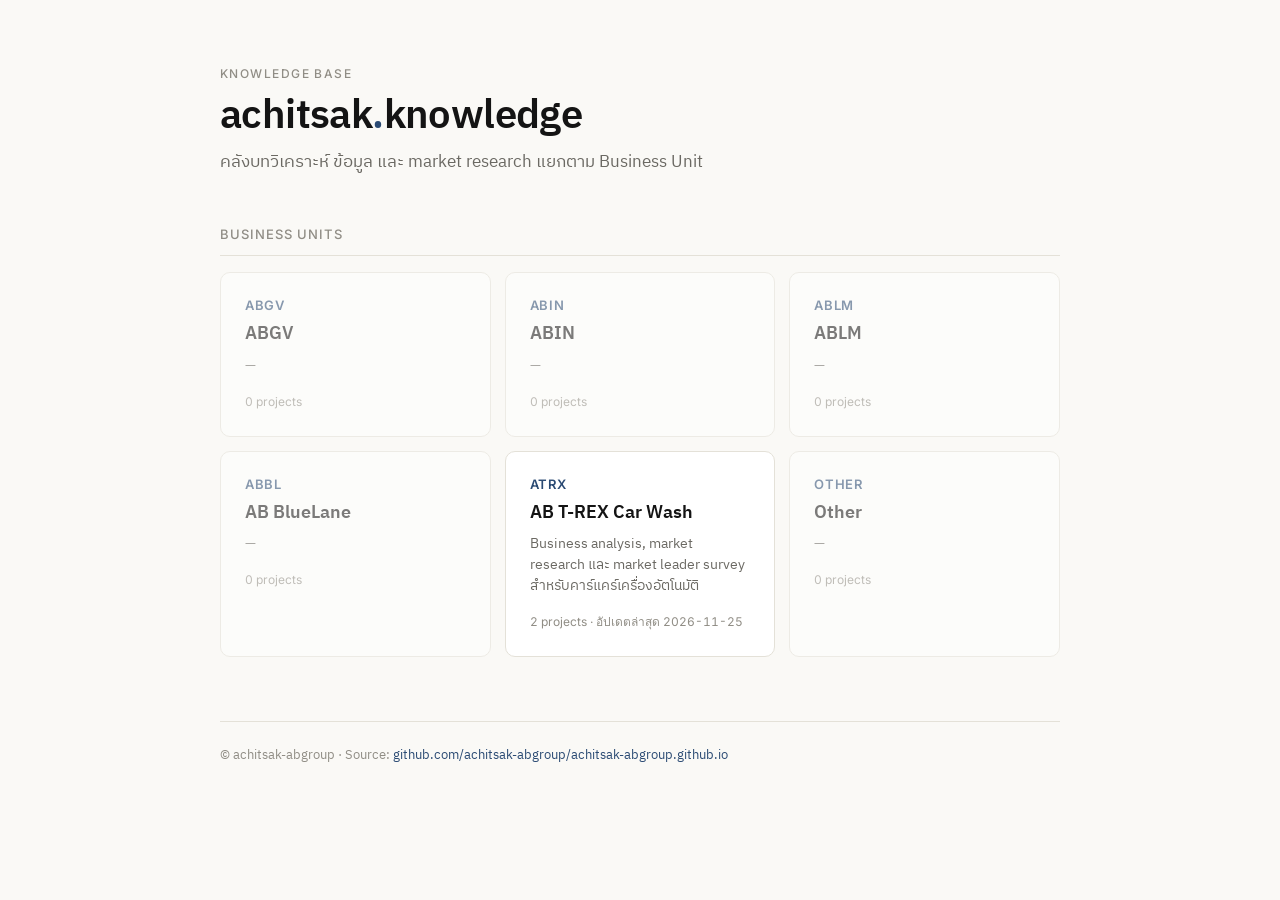
<file: index.html>
<!doctype html>
<html lang="th">
<head>
<meta charset="utf-8">
<meta name="viewport" content="width=device-width, initial-scale=1">
<title>achitsak.knowledge — Knowledge Base</title>
<meta name="description" content="คลังบทวิเคราะห์ ข้อมูล และ market research แยกตาม Business Unit">
<meta property="og:type" content="website">
<meta property="og:title" content="achitsak.knowledge — Knowledge Base">
<meta property="og:description" content="คลังบทวิเคราะห์ ข้อมูล และ market research แยกตาม Business Unit">
<meta property="og:locale" content="th_TH">
<link rel="icon" href="data:image/svg+xml,%3Csvg xmlns='http://www.w3.org/2000/svg' viewBox='0 0 100 100'%3E%3Crect width='100' height='100' rx='18' fill='%232a4a73'/%3E%3Ctext x='50' y='72' text-anchor='middle' font-family='sans-serif' font-size='56' font-weight='700' fill='white'%3Ea%3C/text%3E%3C/svg%3E">
<link rel="preconnect" href="https://fonts.gstatic.com" crossorigin>
<link rel="stylesheet" href="https://fonts.googleapis.com/css2?family=IBM+Plex+Sans+Thai:wght@400;500;600;700&family=Inter:wght@400;500;600;700&display=swap">
<link rel="stylesheet" href="/assets/kb.css">
</head>
<body>
<main class="page">
  <header class="hero">
    <div class="eyebrow soft">Knowledge Base</div>
    <h1>achitsak<span class="tag">.</span>knowledge</h1>
    <p class="lede">คลังบทวิเคราะห์ ข้อมูล และ market research แยกตาม Business Unit</p>
  </header>

  <section>
    <h2>Business Units</h2>
    <div class="projects">
      <a href="ABGV/" class="p-card empty-card">
        <div class="code">ABGV</div>
        <h3>ABGV</h3>
        <p>—</p>
        <span class="meta">0 projects</span>
      </a>
      <a href="ABIN/" class="p-card empty-card">
        <div class="code">ABIN</div>
        <h3>ABIN</h3>
        <p>—</p>
        <span class="meta">0 projects</span>
      </a>
      <a href="ABLM/" class="p-card empty-card">
        <div class="code">ABLM</div>
        <h3>ABLM</h3>
        <p>—</p>
        <span class="meta">0 projects</span>
      </a>
      <a href="ABBL/" class="p-card empty-card">
        <div class="code">ABBL</div>
        <h3>AB BlueLane</h3>
        <p>—</p>
        <span class="meta">0 projects</span>
      </a>
      <a href="ATRX/" class="p-card">
        <div class="code">ATRX</div>
        <h3>AB T-REX Car Wash</h3>
        <p>Business analysis, market research และ market leader survey สำหรับคาร์แคร์เครื่องอัตโนมัติ</p>
        <span class="meta">2 projects · อัปเดตล่าสุด 2026-11-25</span>
      </a>
      <a href="Other/" class="p-card empty-card">
        <div class="code">OTHER</div>
        <h3>Other</h3>
        <p>—</p>
        <span class="meta">0 projects</span>
      </a>
    </div>
  </section>

  <footer class="foot">
    <div>© achitsak-abgroup · Source: <a href="https://github.com/achitsak-abgroup/achitsak-abgroup.github.io" target="_blank" rel="noopener">github.com/achitsak-abgroup/achitsak-abgroup.github.io</a></div>
  </footer>
</main>
</body>
</html>
</file>
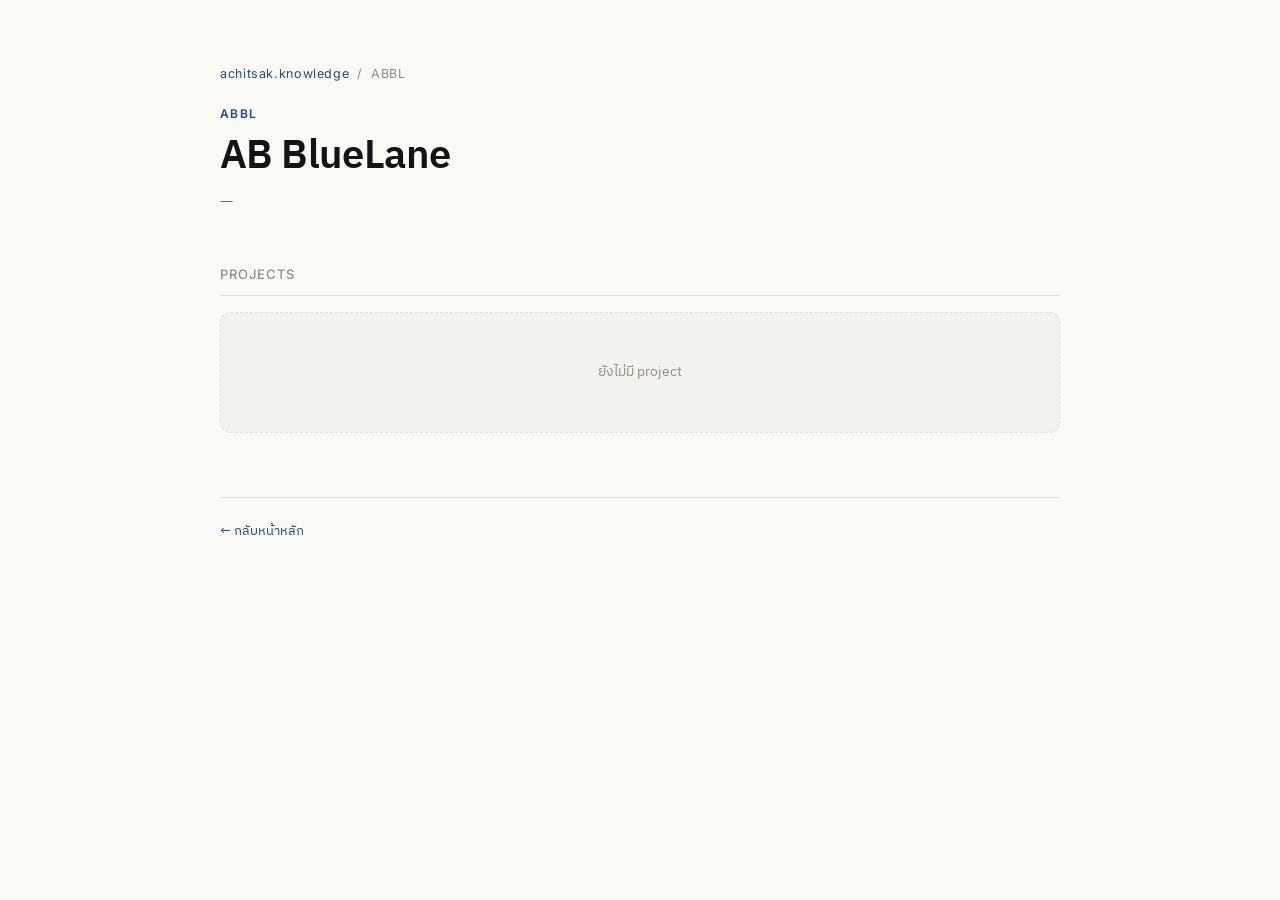
<file: ABBL/index.html>
<!doctype html>
<html lang="th">
<head>
<meta charset="utf-8">
<meta name="viewport" content="width=device-width, initial-scale=1">
<title>ABBL · AB BlueLane · achitsak.knowledge</title>
<link rel="icon" href="data:image/svg+xml,%3Csvg xmlns='http://www.w3.org/2000/svg' viewBox='0 0 100 100'%3E%3Crect width='100' height='100' rx='18' fill='%232a4a73'/%3E%3Ctext x='50' y='72' text-anchor='middle' font-family='sans-serif' font-size='40' font-weight='700' fill='white'%3EABBL%3C/text%3E%3C/svg%3E">
<link rel="preconnect" href="https://fonts.gstatic.com" crossorigin>
<link rel="stylesheet" href="https://fonts.googleapis.com/css2?family=IBM+Plex+Sans+Thai:wght@400;500;600;700&family=Inter:wght@400;500;600;700&display=swap">
<link rel="stylesheet" href="/assets/kb.css">
</head>
<body>
<main class="page">
  <nav class="breadcrumb"><a href="../">achitsak.knowledge</a><span class="sep">/</span>ABBL</nav>
  <header class="hero">
    <div class="eyebrow">ABBL</div>
    <h1>AB BlueLane</h1>
    <p class="lede">—</p>
  </header>
  <section>
    <h2>Projects</h2>
    <div class="empty">ยังไม่มี project</div>
  </section>
  <footer class="foot"><div><a href="../">← กลับหน้าหลัก</a></div></footer>
</main>
</body>
</html>
</file>
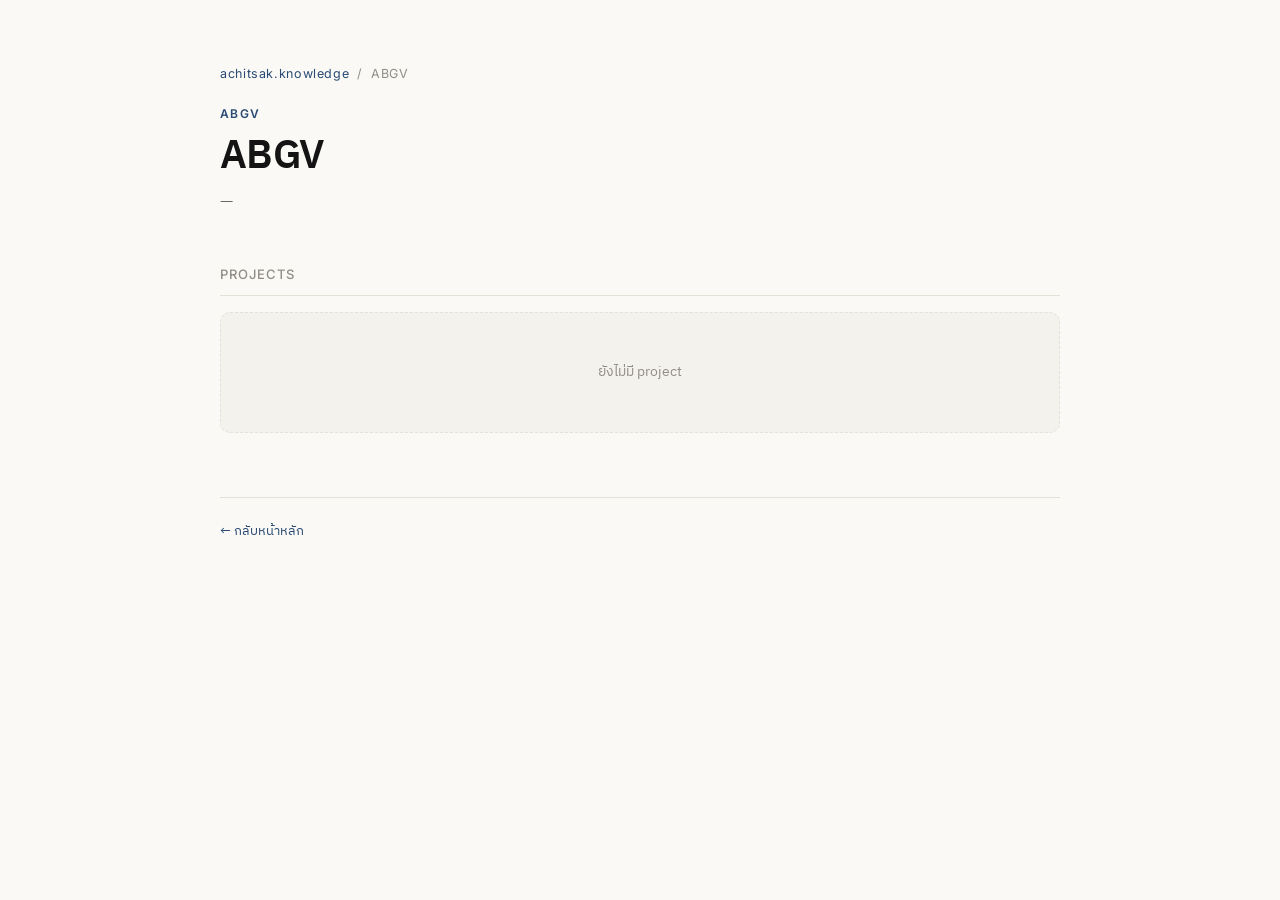
<file: ABGV/index.html>
<!doctype html>
<html lang="th">
<head>
<meta charset="utf-8">
<meta name="viewport" content="width=device-width, initial-scale=1">
<title>ABGV · achitsak.knowledge</title>
<link rel="icon" href="data:image/svg+xml,%3Csvg xmlns='http://www.w3.org/2000/svg' viewBox='0 0 100 100'%3E%3Crect width='100' height='100' rx='18' fill='%232a4a73'/%3E%3Ctext x='50' y='72' text-anchor='middle' font-family='sans-serif' font-size='40' font-weight='700' fill='white'%3EABGV%3C/text%3E%3C/svg%3E">
<link rel="preconnect" href="https://fonts.gstatic.com" crossorigin>
<link rel="stylesheet" href="https://fonts.googleapis.com/css2?family=IBM+Plex+Sans+Thai:wght@400;500;600;700&family=Inter:wght@400;500;600;700&display=swap">
<link rel="stylesheet" href="/assets/kb.css">
</head>
<body>
<main class="page">
  <nav class="breadcrumb"><a href="../">achitsak.knowledge</a><span class="sep">/</span>ABGV</nav>
  <header class="hero">
    <div class="eyebrow">ABGV</div>
    <h1>ABGV</h1>
    <p class="lede">—</p>
  </header>
  <section>
    <h2>Projects</h2>
    <div class="empty">ยังไม่มี project</div>
  </section>
  <footer class="foot"><div><a href="../">← กลับหน้าหลัก</a></div></footer>
</main>
</body>
</html>
</file>
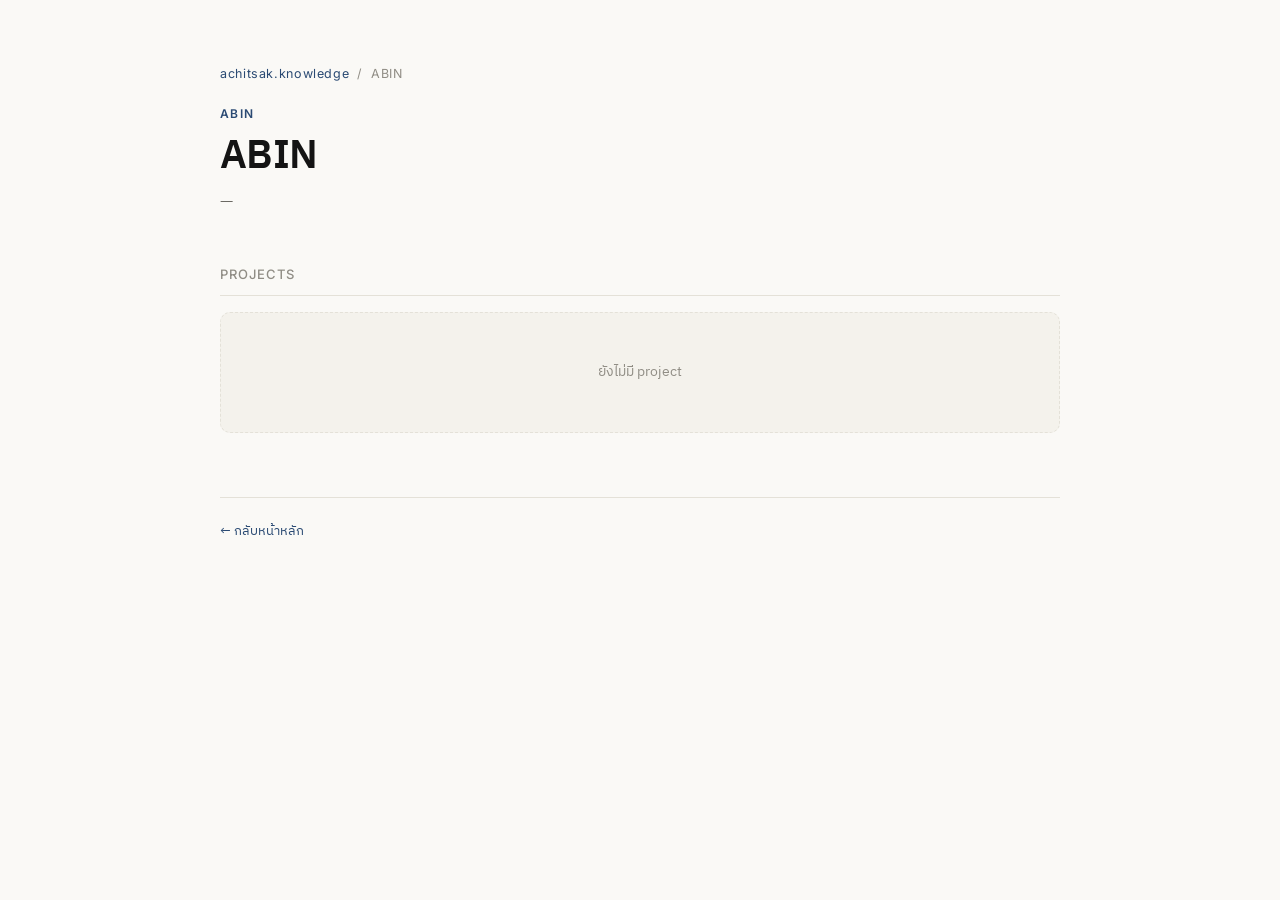
<file: ABIN/index.html>
<!doctype html>
<html lang="th">
<head>
<meta charset="utf-8">
<meta name="viewport" content="width=device-width, initial-scale=1">
<title>ABIN · achitsak.knowledge</title>
<link rel="icon" href="data:image/svg+xml,%3Csvg xmlns='http://www.w3.org/2000/svg' viewBox='0 0 100 100'%3E%3Crect width='100' height='100' rx='18' fill='%232a4a73'/%3E%3Ctext x='50' y='72' text-anchor='middle' font-family='sans-serif' font-size='40' font-weight='700' fill='white'%3EABIN%3C/text%3E%3C/svg%3E">
<link rel="preconnect" href="https://fonts.gstatic.com" crossorigin>
<link rel="stylesheet" href="https://fonts.googleapis.com/css2?family=IBM+Plex+Sans+Thai:wght@400;500;600;700&family=Inter:wght@400;500;600;700&display=swap">
<link rel="stylesheet" href="/assets/kb.css">
</head>
<body>
<main class="page">
  <nav class="breadcrumb"><a href="../">achitsak.knowledge</a><span class="sep">/</span>ABIN</nav>
  <header class="hero">
    <div class="eyebrow">ABIN</div>
    <h1>ABIN</h1>
    <p class="lede">—</p>
  </header>
  <section>
    <h2>Projects</h2>
    <div class="empty">ยังไม่มี project</div>
  </section>
  <footer class="foot"><div><a href="../">← กลับหน้าหลัก</a></div></footer>
</main>
</body>
</html>
</file>
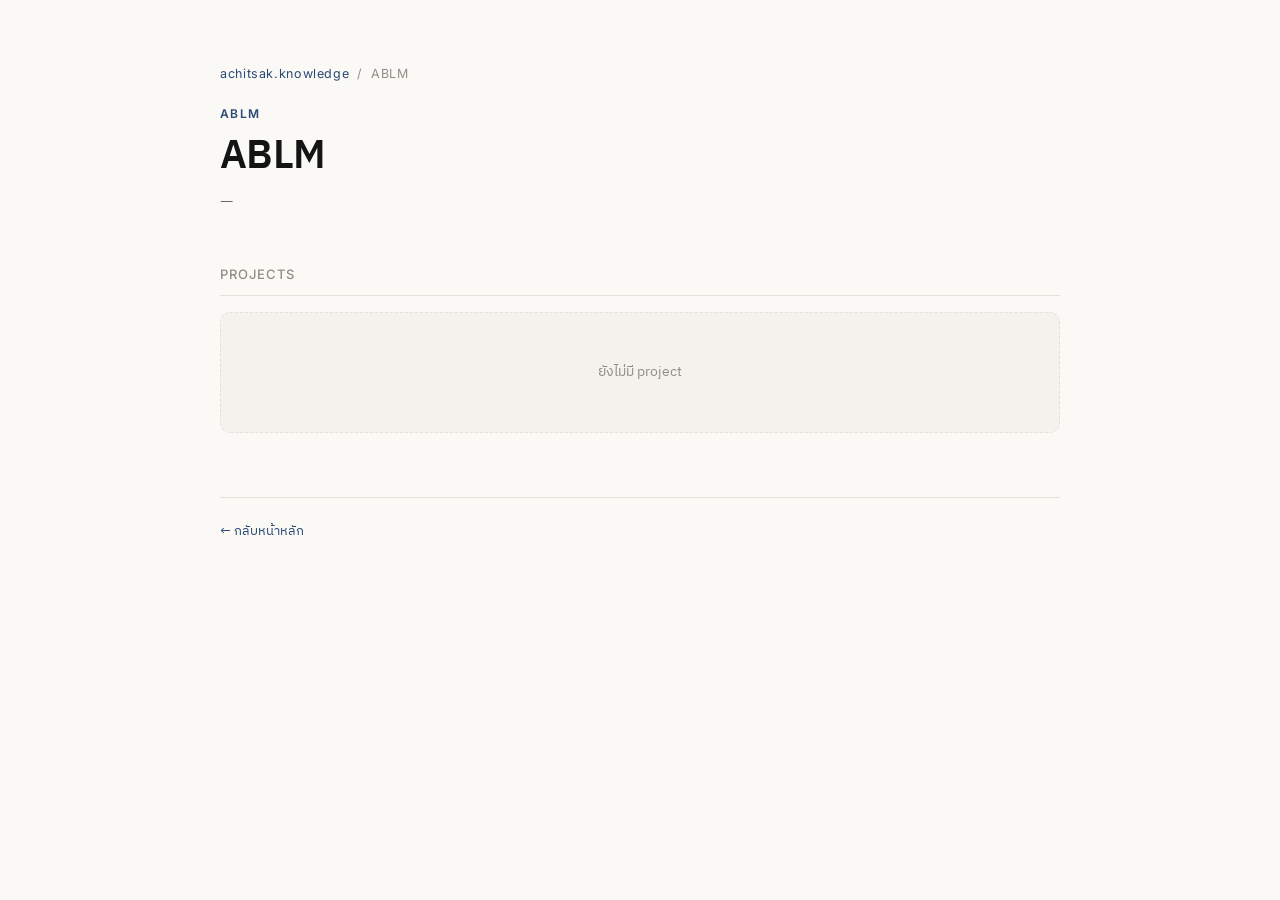
<file: ABLM/index.html>
<!doctype html>
<html lang="th">
<head>
<meta charset="utf-8">
<meta name="viewport" content="width=device-width, initial-scale=1">
<title>ABLM · achitsak.knowledge</title>
<link rel="icon" href="data:image/svg+xml,%3Csvg xmlns='http://www.w3.org/2000/svg' viewBox='0 0 100 100'%3E%3Crect width='100' height='100' rx='18' fill='%232a4a73'/%3E%3Ctext x='50' y='72' text-anchor='middle' font-family='sans-serif' font-size='40' font-weight='700' fill='white'%3EABLM%3C/text%3E%3C/svg%3E">
<link rel="preconnect" href="https://fonts.gstatic.com" crossorigin>
<link rel="stylesheet" href="https://fonts.googleapis.com/css2?family=IBM+Plex+Sans+Thai:wght@400;500;600;700&family=Inter:wght@400;500;600;700&display=swap">
<link rel="stylesheet" href="/assets/kb.css">
</head>
<body>
<main class="page">
  <nav class="breadcrumb"><a href="../">achitsak.knowledge</a><span class="sep">/</span>ABLM</nav>
  <header class="hero">
    <div class="eyebrow">ABLM</div>
    <h1>ABLM</h1>
    <p class="lede">—</p>
  </header>
  <section>
    <h2>Projects</h2>
    <div class="empty">ยังไม่มี project</div>
  </section>
  <footer class="foot"><div><a href="../">← กลับหน้าหลัก</a></div></footer>
</main>
</body>
</html>
</file>
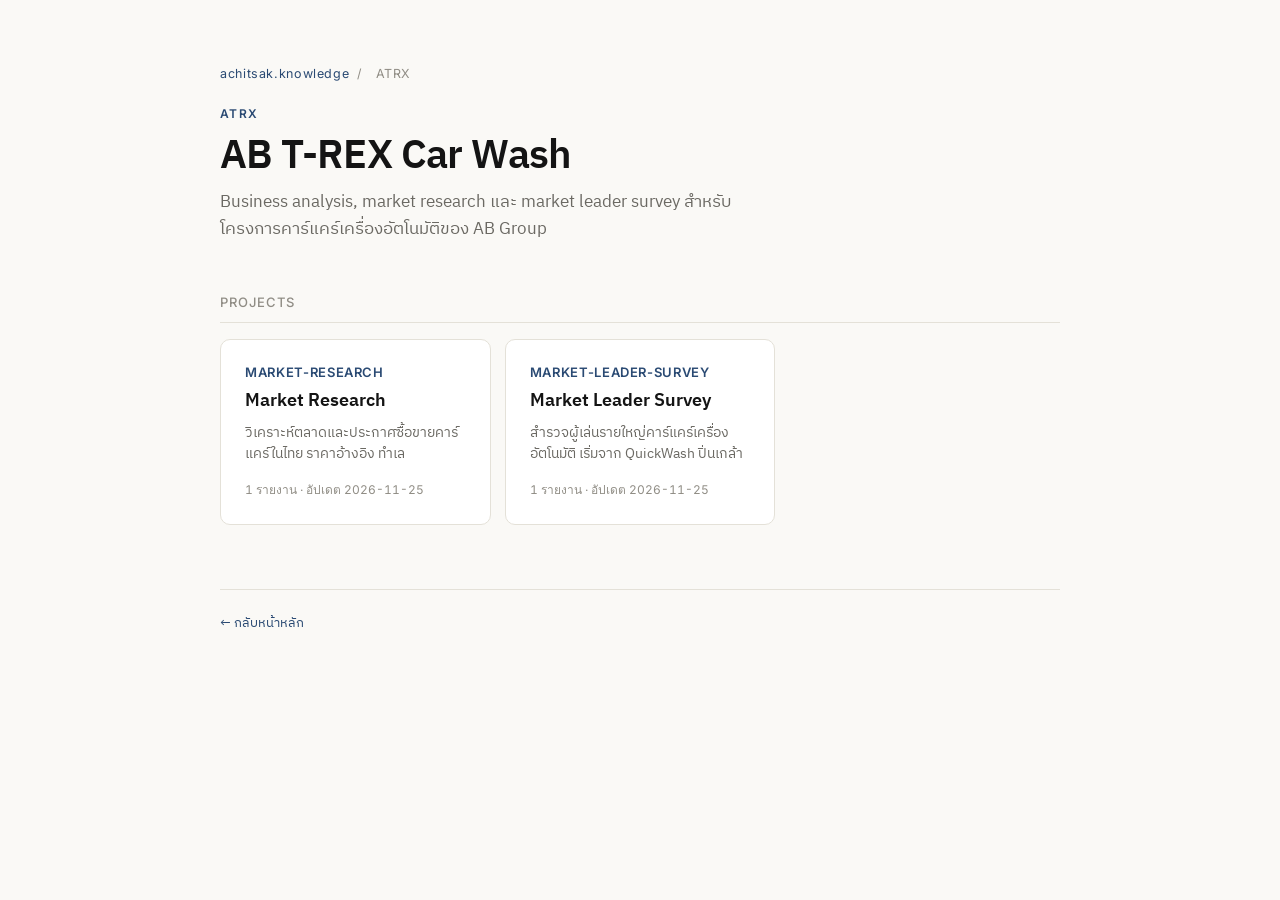
<file: ATRX/index.html>
<!doctype html>
<html lang="th">
<head>
<meta charset="utf-8">
<meta name="viewport" content="width=device-width, initial-scale=1">
<title>ATRX · AB T-REX Car Wash · achitsak.knowledge</title>
<meta name="description" content="ATRX (AB T-REX Car Wash) — market research, predecessors survey, business analysis">
<meta property="og:type" content="website">
<meta property="og:title" content="ATRX · AB T-REX Car Wash">
<meta property="og:locale" content="th_TH">
<link rel="icon" href="data:image/svg+xml,%3Csvg xmlns='http://www.w3.org/2000/svg' viewBox='0 0 100 100'%3E%3Crect width='100' height='100' rx='18' fill='%232a4a73'/%3E%3Ctext x='50' y='72' text-anchor='middle' font-family='sans-serif' font-size='40' font-weight='700' fill='white'%3EATRX%3C/text%3E%3C/svg%3E">
<link rel="preconnect" href="https://fonts.gstatic.com" crossorigin>
<link rel="stylesheet" href="https://fonts.googleapis.com/css2?family=IBM+Plex+Sans+Thai:wght@400;500;600;700&family=Inter:wght@400;500;600;700&display=swap">
<link rel="stylesheet" href="/assets/kb.css">
</head>
<body>
<main class="page">
  <nav class="breadcrumb">
    <a href="../">achitsak.knowledge</a><span class="sep">/</span>
    ATRX
  </nav>
  <header class="hero">
    <div class="eyebrow">ATRX</div>
    <h1>AB T-REX Car Wash</h1>
    <p class="lede">Business analysis, market research และ market leader survey สำหรับโครงการคาร์แคร์เครื่องอัตโนมัติของ AB Group</p>
  </header>

  <section>
    <h2>Projects</h2>
    <div class="projects">
      <a href="market-research/" class="p-card">
        <div class="code">MARKET-RESEARCH</div>
        <h3>Market Research</h3>
        <p>วิเคราะห์ตลาดและประกาศซื้อขายคาร์แคร์ในไทย ราคาอ้างอิง ทำเล</p>
        <span class="meta">1 รายงาน · อัปเดต 2026-11-25</span>
      </a>
      <a href="market-leader-survey/" class="p-card">
        <div class="code">MARKET-LEADER-SURVEY</div>
        <h3>Market Leader Survey</h3>
        <p>สำรวจผู้เล่นรายใหญ่คาร์แคร์เครื่องอัตโนมัติ เริ่มจาก QuickWash ปิ่นเกล้า</p>
        <span class="meta">1 รายงาน · อัปเดต 2026-11-25</span>
      </a>
    </div>
  </section>

  <footer class="foot">
    <div><a href="../">← กลับหน้าหลัก</a></div>
  </footer>
</main>
</body>
</html>
</file>
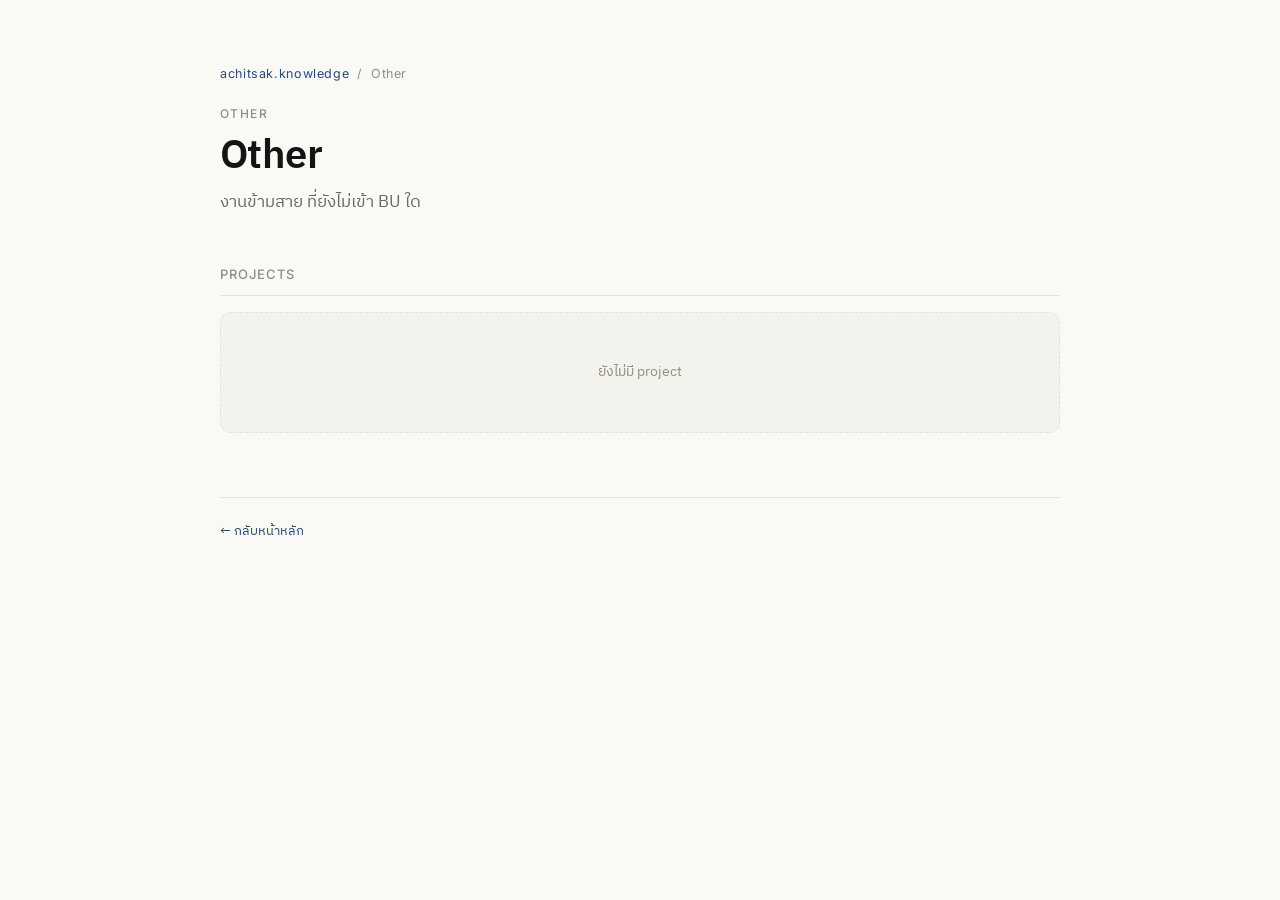
<file: Other/index.html>
<!doctype html>
<html lang="th">
<head>
<meta charset="utf-8">
<meta name="viewport" content="width=device-width, initial-scale=1">
<title>Other · achitsak.knowledge</title>
<link rel="icon" href="data:image/svg+xml,%3Csvg xmlns='http://www.w3.org/2000/svg' viewBox='0 0 100 100'%3E%3Crect width='100' height='100' rx='18' fill='%232a4a73'/%3E%3Ctext x='50' y='72' text-anchor='middle' font-family='sans-serif' font-size='40' font-weight='700' fill='white'%3EOTH%3C/text%3E%3C/svg%3E">
<link rel="preconnect" href="https://fonts.gstatic.com" crossorigin>
<link rel="stylesheet" href="https://fonts.googleapis.com/css2?family=IBM+Plex+Sans+Thai:wght@400;500;600;700&family=Inter:wght@400;500;600;700&display=swap">
<link rel="stylesheet" href="/assets/kb.css">
</head>
<body>
<main class="page">
  <nav class="breadcrumb"><a href="../">achitsak.knowledge</a><span class="sep">/</span>Other</nav>
  <header class="hero">
    <div class="eyebrow soft">Other</div>
    <h1>Other</h1>
    <p class="lede">งานข้ามสาย ที่ยังไม่เข้า BU ใด</p>
  </header>
  <section>
    <h2>Projects</h2>
    <div class="empty">ยังไม่มี project</div>
  </section>
  <footer class="foot"><div><a href="../">← กลับหน้าหลัก</a></div></footer>
</main>
</body>
</html>
</file>
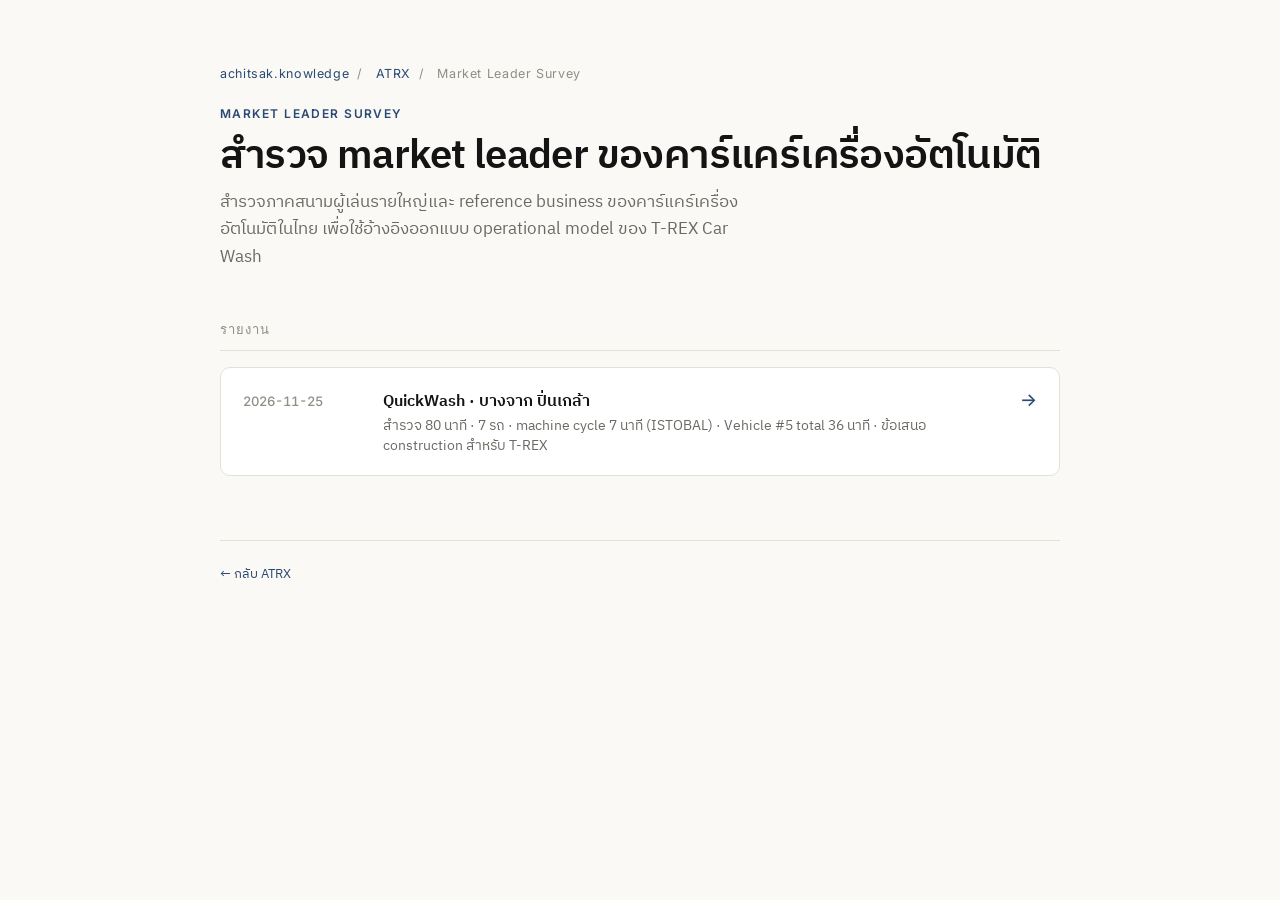
<file: ATRX/market-leader-survey/index.html>
<!doctype html>
<html lang="th">
<head>
<meta charset="utf-8">
<meta name="viewport" content="width=device-width, initial-scale=1">
<title>Market Leader Survey · ATRX · achitsak.knowledge</title>
<meta name="description" content="สำรวจ market leader และ reference business ของคาร์แคร์อัตโนมัติในไทย เพื่อใช้ออกแบบ T-REX Car Wash">
<meta property="og:type" content="website">
<meta property="og:title" content="Market Leader Survey · ATRX">
<meta property="og:locale" content="th_TH">
<link rel="icon" href="data:image/svg+xml,%3Csvg xmlns='http://www.w3.org/2000/svg' viewBox='0 0 100 100'%3E%3Crect width='100' height='100' rx='18' fill='%232a4a73'/%3E%3Ctext x='50' y='72' text-anchor='middle' font-family='sans-serif' font-size='40' font-weight='700' fill='white'%3EATRX%3C/text%3E%3C/svg%3E">
<link rel="preconnect" href="https://fonts.gstatic.com" crossorigin>
<link rel="stylesheet" href="https://fonts.googleapis.com/css2?family=IBM+Plex+Sans+Thai:wght@400;500;600;700&family=Inter:wght@400;500;600;700&display=swap">
<link rel="stylesheet" href="/assets/kb.css">
</head>
<body>
<main class="page">
  <nav class="breadcrumb">
    <a href="../../">achitsak.knowledge</a><span class="sep">/</span>
    <a href="../">ATRX</a><span class="sep">/</span>
    Market Leader Survey
  </nav>
  <header class="hero">
    <div class="eyebrow">Market Leader Survey</div>
    <h1>สำรวจ market leader ของคาร์แคร์เครื่องอัตโนมัติ</h1>
    <p class="lede">สำรวจภาคสนามผู้เล่นรายใหญ่และ reference business ของคาร์แคร์เครื่องอัตโนมัติในไทย เพื่อใช้อ้างอิงออกแบบ operational model ของ T-REX Car Wash</p>
  </header>

  <section>
    <h2>รายงาน</h2>
    <div class="reports">
      <a href="20261125-quickwash-field-observation/" class="r-card">
        <div class="date">2026-11-25</div>
        <div class="body">
          <h3>QuickWash · บางจาก ปิ่นเกล้า</h3>
          <p>สำรวจ 80 นาที · 7 รถ · machine cycle 7 นาที (ISTOBAL) · Vehicle #5 total 36 นาที · ข้อเสนอ construction สำหรับ T-REX</p>
        </div>
        <div class="arrow">→</div>
      </a>
    </div>
  </section>

  <footer class="foot">
    <div><a href="../">← กลับ ATRX</a></div>
  </footer>
</main>
</body>
</html>
</file>
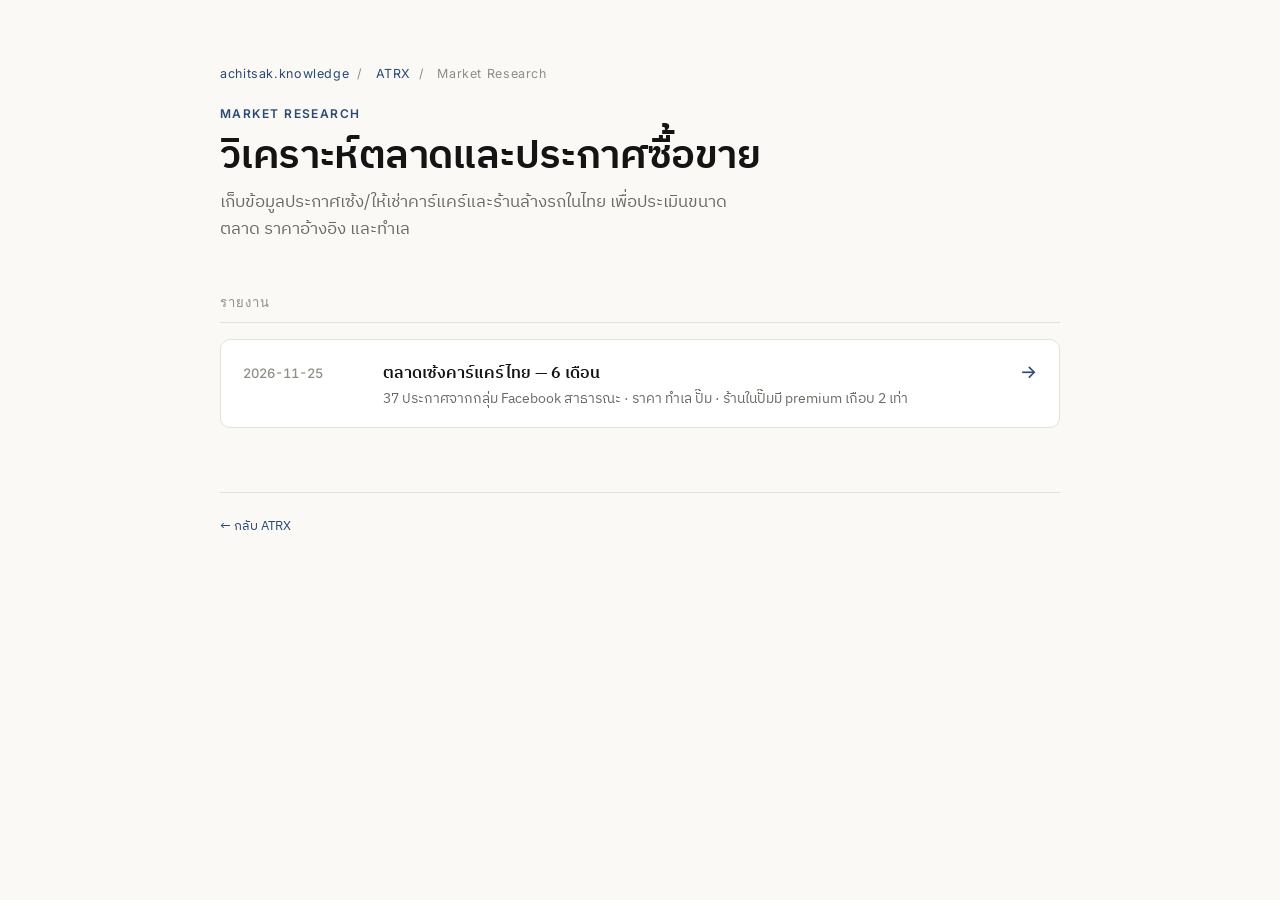
<file: ATRX/market-research/index.html>
<!doctype html>
<html lang="th">
<head>
<meta charset="utf-8">
<meta name="viewport" content="width=device-width, initial-scale=1">
<title>Market Research · ATRX · achitsak.knowledge</title>
<meta name="description" content="วิเคราะห์ตลาดและข้อมูลประกาศเซ้งกิจการสำหรับ T-REX Car Wash">
<meta property="og:type" content="website">
<meta property="og:title" content="Market Research · ATRX">
<meta property="og:locale" content="th_TH">
<link rel="icon" href="data:image/svg+xml,%3Csvg xmlns='http://www.w3.org/2000/svg' viewBox='0 0 100 100'%3E%3Crect width='100' height='100' rx='18' fill='%232a4a73'/%3E%3Ctext x='50' y='72' text-anchor='middle' font-family='sans-serif' font-size='40' font-weight='700' fill='white'%3EATRX%3C/text%3E%3C/svg%3E">
<link rel="preconnect" href="https://fonts.gstatic.com" crossorigin>
<link rel="stylesheet" href="https://fonts.googleapis.com/css2?family=IBM+Plex+Sans+Thai:wght@400;500;600;700&family=Inter:wght@400;500;600;700&display=swap">
<link rel="stylesheet" href="/assets/kb.css">
</head>
<body>
<main class="page">
  <nav class="breadcrumb">
    <a href="../../">achitsak.knowledge</a><span class="sep">/</span>
    <a href="../">ATRX</a><span class="sep">/</span>
    Market Research
  </nav>
  <header class="hero">
    <div class="eyebrow">Market Research</div>
    <h1>วิเคราะห์ตลาดและประกาศซื้อขาย</h1>
    <p class="lede">เก็บข้อมูลประกาศเซ้ง/ให้เช่าคาร์แคร์และร้านล้างรถในไทย เพื่อประเมินขนาดตลาด ราคาอ้างอิง และทำเล</p>
  </header>

  <section>
    <h2>รายงาน</h2>
    <div class="reports">
      <a href="20261125-sengcarcare-car-wash-market/" class="r-card">
        <div class="date">2026-11-25</div>
        <div class="body">
          <h3>ตลาดเซ้งคาร์แคร์ไทย — 6 เดือน</h3>
          <p>37 ประกาศจากกลุ่ม Facebook สาธารณะ · ราคา ทำเล ปั๊ม · ร้านในปั๊มมี premium เกือบ 2 เท่า</p>
        </div>
        <div class="arrow">→</div>
      </a>
    </div>
  </section>

  <footer class="foot">
    <div><a href="../">← กลับ ATRX</a></div>
  </footer>
</main>
</body>
</html>
</file>
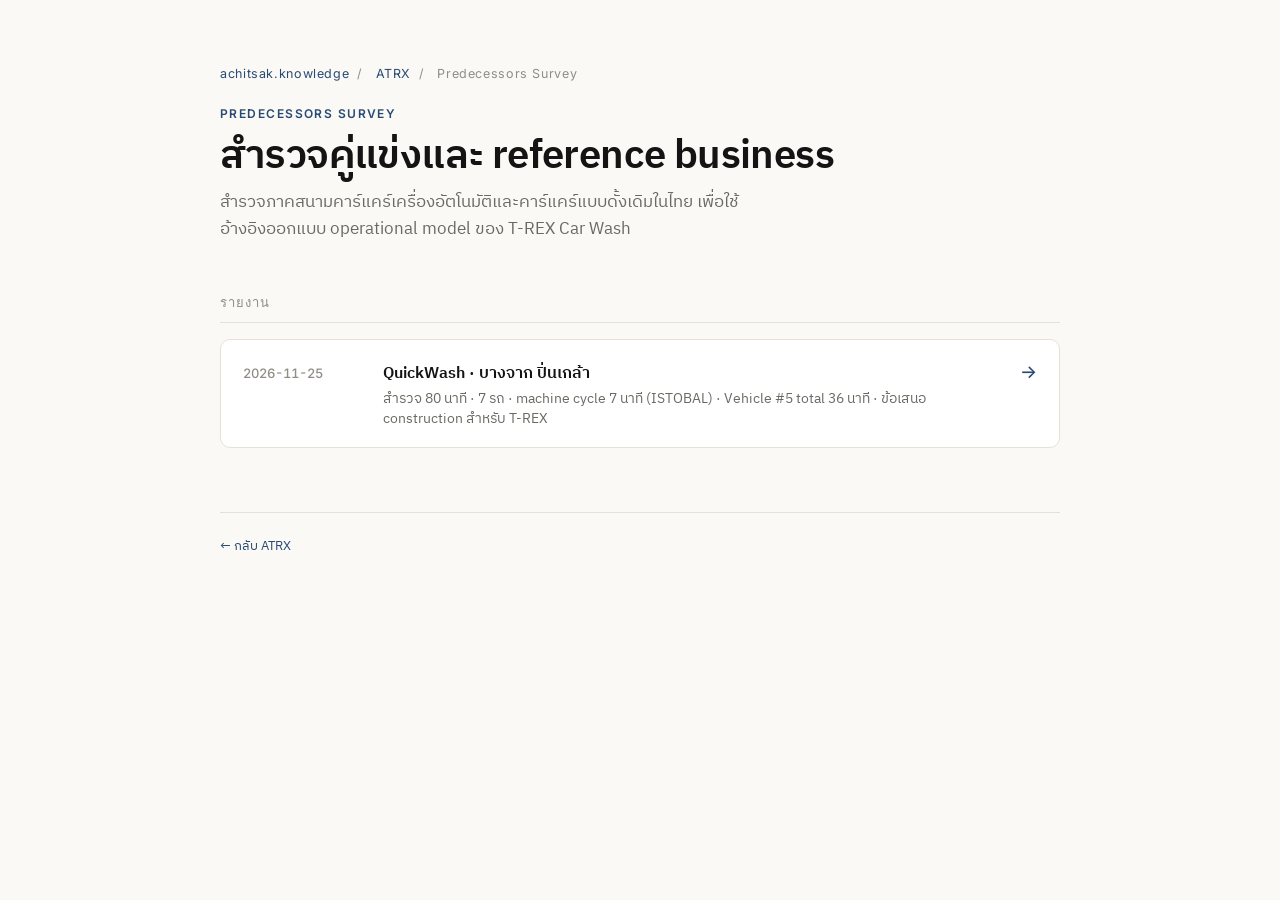
<file: ATRX/predecessors-survey/index.html>
<!doctype html>
<html lang="th">
<head>
<meta charset="utf-8">
<meta name="viewport" content="width=device-width, initial-scale=1">
<title>Predecessors Survey · ATRX · achitsak.knowledge</title>
<meta name="description" content="สำรวจคู่แข่งและ reference business ของคาร์แคร์อัตโนมัติในไทย เพื่อใช้ออกแบบ T-REX Car Wash">
<meta property="og:type" content="website">
<meta property="og:title" content="Predecessors Survey · ATRX">
<meta property="og:locale" content="th_TH">
<link rel="icon" href="data:image/svg+xml,%3Csvg xmlns='http://www.w3.org/2000/svg' viewBox='0 0 100 100'%3E%3Crect width='100' height='100' rx='18' fill='%232a4a73'/%3E%3Ctext x='50' y='72' text-anchor='middle' font-family='sans-serif' font-size='40' font-weight='700' fill='white'%3EATRX%3C/text%3E%3C/svg%3E">
<link rel="preconnect" href="https://fonts.gstatic.com" crossorigin>
<link rel="stylesheet" href="https://fonts.googleapis.com/css2?family=IBM+Plex+Sans+Thai:wght@400;500;600;700&family=Inter:wght@400;500;600;700&display=swap">
<link rel="stylesheet" href="/assets/kb.css">
</head>
<body>
<main class="page">
  <nav class="breadcrumb">
    <a href="../../">achitsak.knowledge</a><span class="sep">/</span>
    <a href="../">ATRX</a><span class="sep">/</span>
    Predecessors Survey
  </nav>
  <header class="hero">
    <div class="eyebrow">Predecessors Survey</div>
    <h1>สำรวจคู่แข่งและ reference business</h1>
    <p class="lede">สำรวจภาคสนามคาร์แคร์เครื่องอัตโนมัติและคาร์แคร์แบบดั้งเดิมในไทย เพื่อใช้อ้างอิงออกแบบ operational model ของ T-REX Car Wash</p>
  </header>

  <section>
    <h2>รายงาน</h2>
    <div class="reports">
      <a href="20261125-quickwash-field-observation/" class="r-card">
        <div class="date">2026-11-25</div>
        <div class="body">
          <h3>QuickWash · บางจาก ปิ่นเกล้า</h3>
          <p>สำรวจ 80 นาที · 7 รถ · machine cycle 7 นาที (ISTOBAL) · Vehicle #5 total 36 นาที · ข้อเสนอ construction สำหรับ T-REX</p>
        </div>
        <div class="arrow">→</div>
      </a>
    </div>
  </section>

  <footer class="foot">
    <div><a href="../">← กลับ ATRX</a></div>
  </footer>
</main>
</body>
</html>
</file>
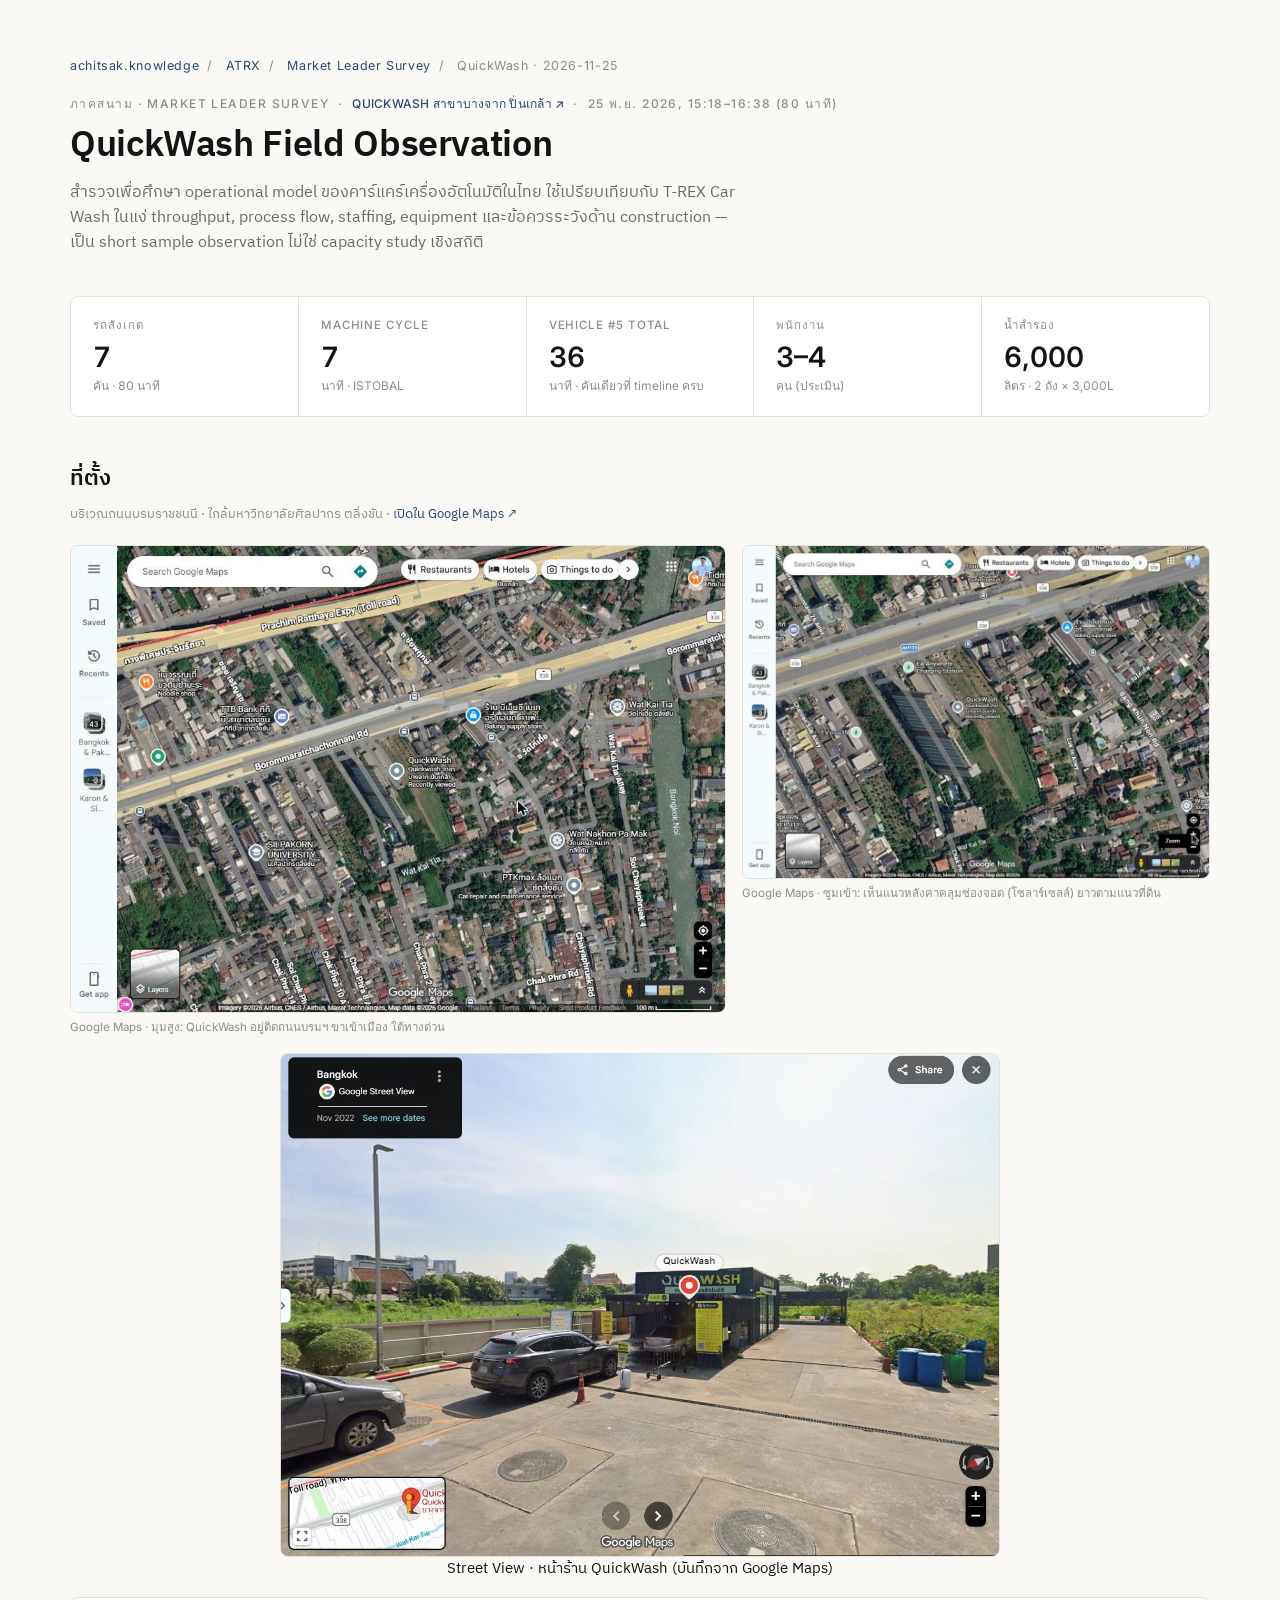
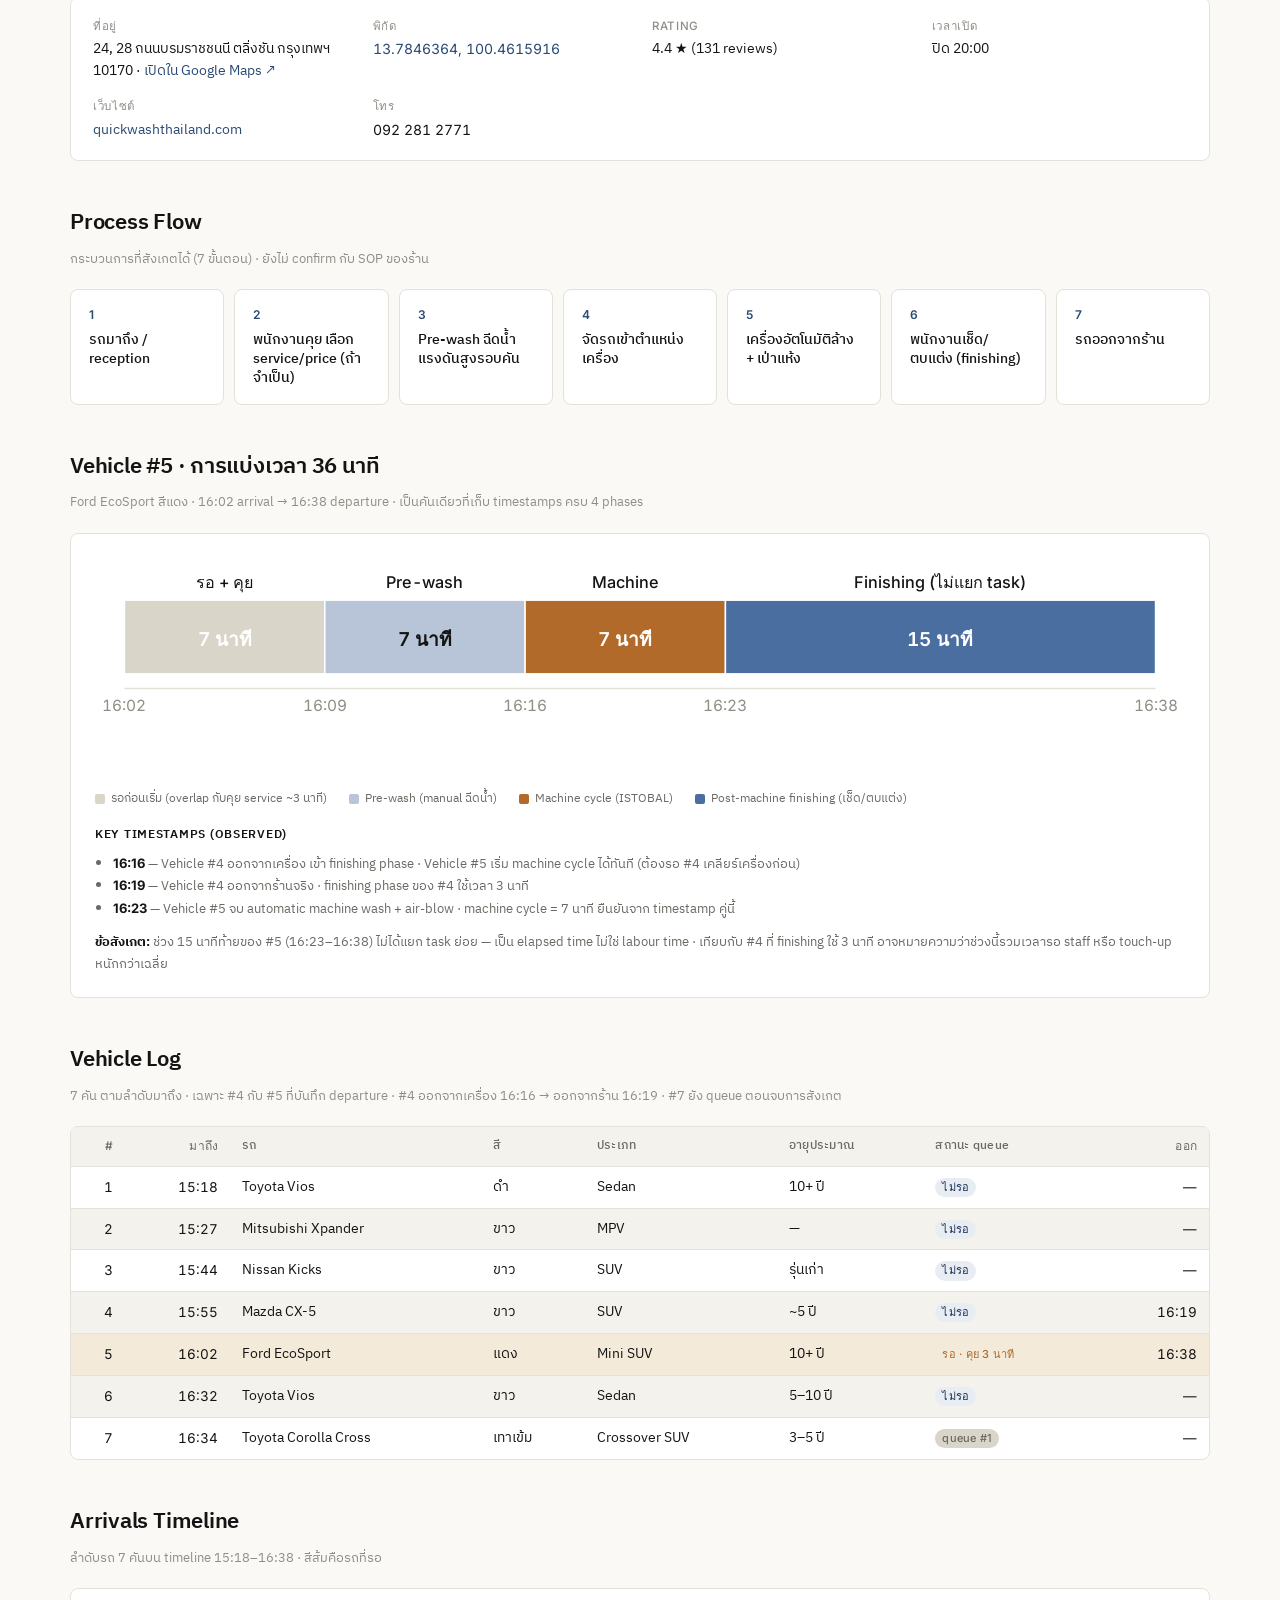
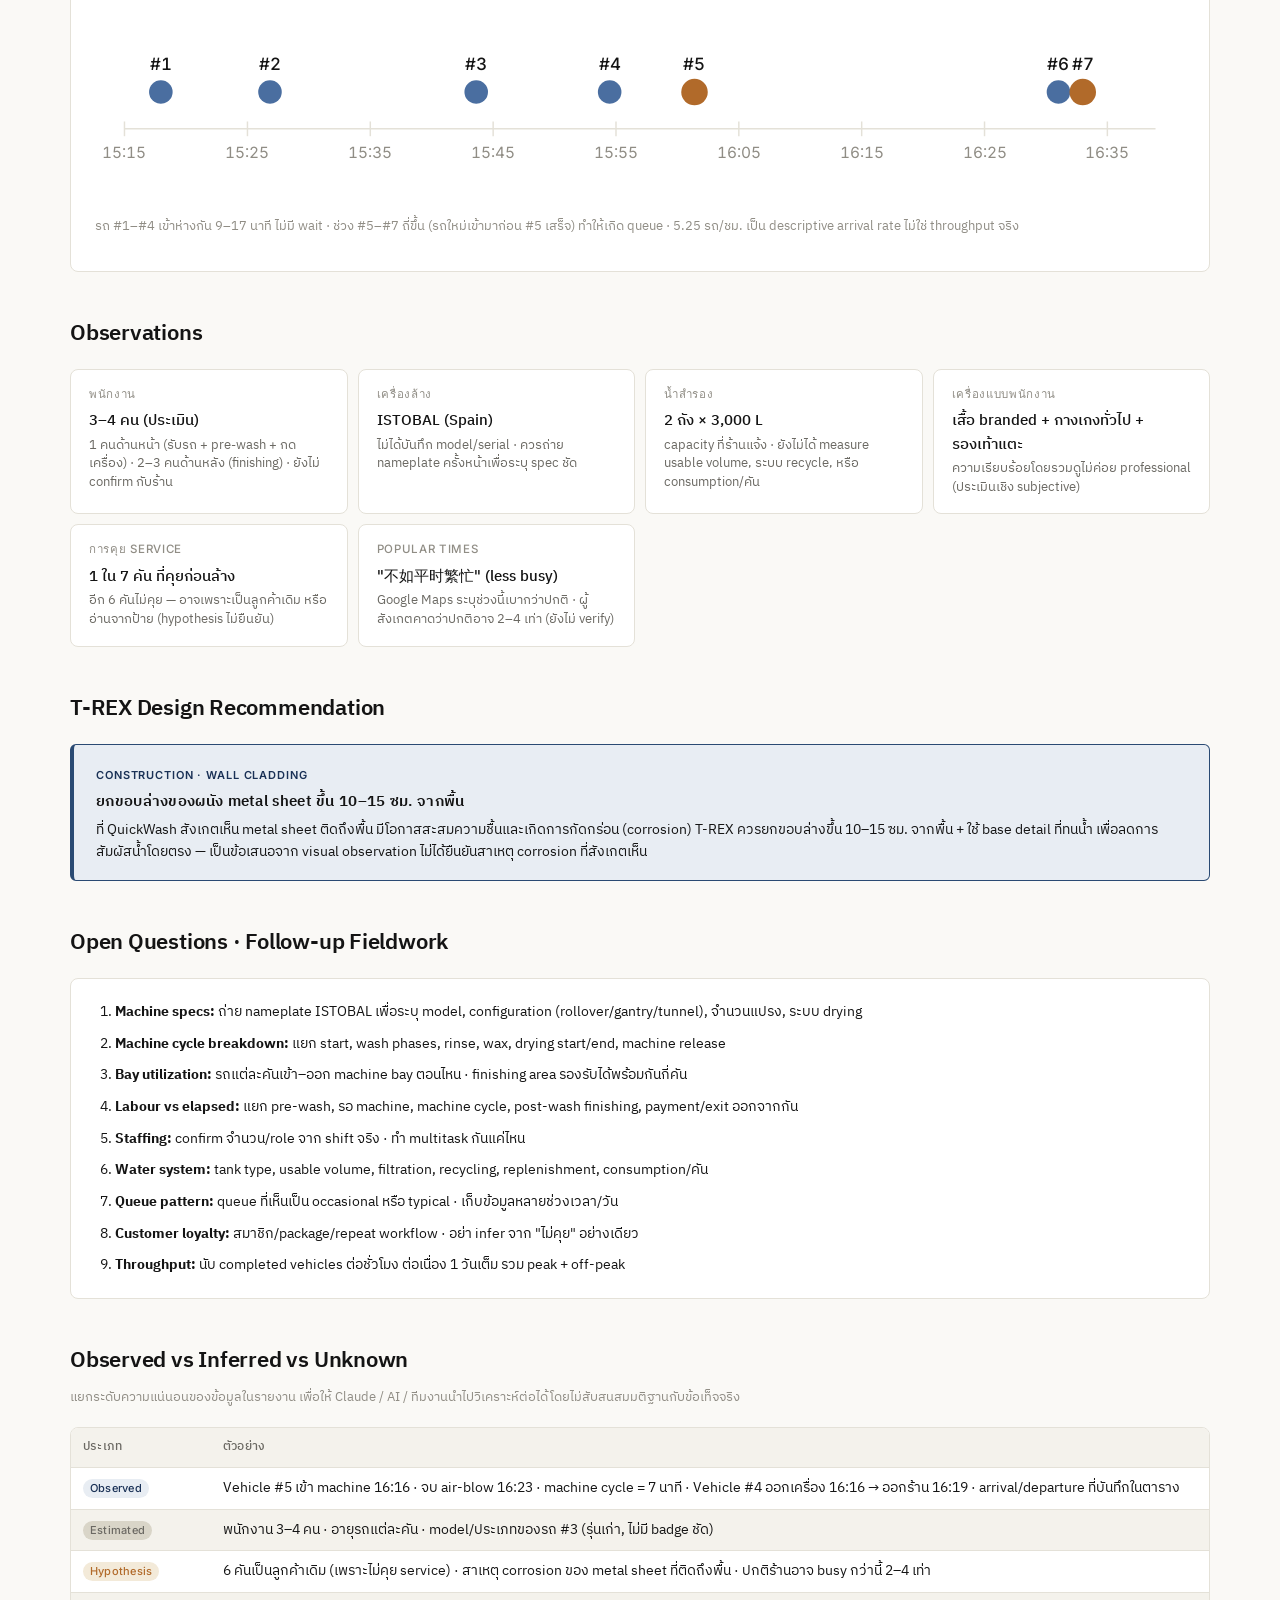
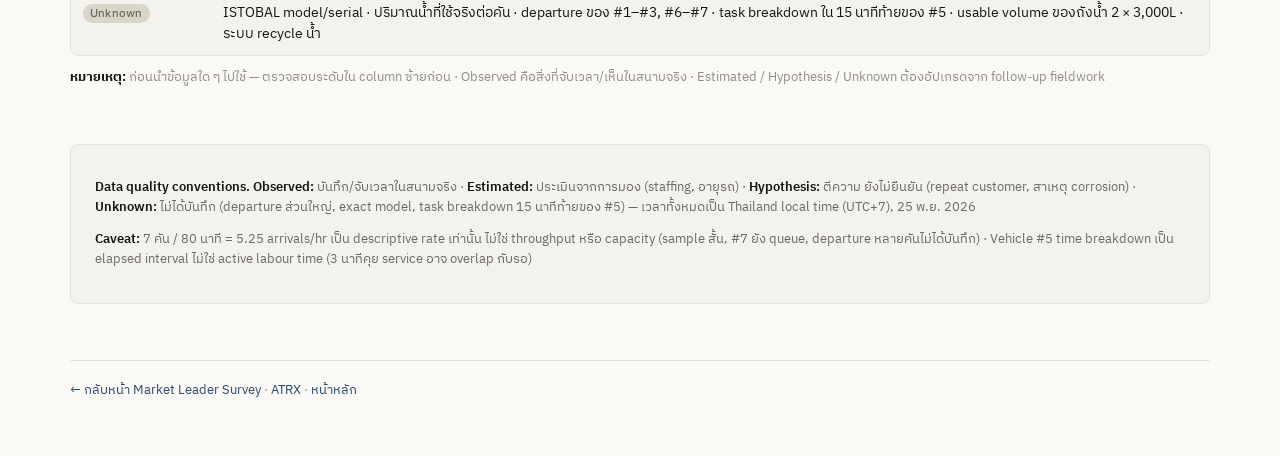
<file: ATRX/market-leader-survey/20261125-quickwash-field-observation/index.html>
<!doctype html>
<html lang="th">
<head>
<meta charset="utf-8">
<meta name="viewport" content="width=device-width, initial-scale=1">
<title>QuickWash Field Observation — 2026-11-25 · ATRX</title>
<meta name="description" content="สำรวจภาคสนาม QuickWash สาขา บางจาก ปิ่นเกล้า 25 พ.ย. 2026 — เพื่อเปรียบเทียบ operational model กับ T-REX Car Wash">
<meta property="og:type" content="article">
<meta property="og:title" content="QuickWash Field Observation — 25 พ.ย. 2026">
<meta property="og:description" content="7 รถ · 80 นาที · machine cycle 7 นาที · Vehicle #5 ใช้เวลารวม 36 นาที">
<meta property="og:locale" content="th_TH">
<link rel="icon" href="data:image/svg+xml,%3Csvg xmlns='http://www.w3.org/2000/svg' viewBox='0 0 100 100'%3E%3Crect width='100' height='100' rx='18' fill='%232a4a73'/%3E%3Ctext x='50' y='72' text-anchor='middle' font-family='sans-serif' font-size='40' font-weight='700' fill='white'%3EQW%3C/text%3E%3C/svg%3E">
<link rel="preconnect" href="https://fonts.gstatic.com" crossorigin>
<link rel="stylesheet" href="https://fonts.googleapis.com/css2?family=IBM+Plex+Sans+Thai:wght@400;500;600;700&family=Inter:wght@400;500;600;700&display=swap">
<style>
:root {
  --bg: #faf9f6; --surface: #ffffff; --surface-sub: #f4f2ec; --border: #e4e1d8;
  --ink: #141414; --ink-muted: #6b6963; --ink-soft: #908d85;
  --accent: #2a4a73; --accent-ink: #1a3156; --accent-soft: #e8edf3;
  --bar: #4a6ea0; --bar-dim: #b8c5d8;
  --warn: #b16a2a; --warn-soft: #f3ead9;
  --good: #3b6e3b;
  --rail: #d9d5c8;
  color-scheme: light;
  --th: 'IBM Plex Sans Thai', ui-sans-serif, system-ui, sans-serif;
  --num: 'Inter', ui-sans-serif, system-ui, sans-serif;
}
@media (prefers-color-scheme: dark) {
  :root:not([data-theme="light"]) {
    --bg: #141412; --surface: #1d1c1a; --surface-sub: #262521; --border: #35332e;
    --ink: #f1efe9; --ink-muted: #a6a39a; --ink-soft: #7a7770;
    --accent: #88a3c9; --accent-ink: #b3c4de; --accent-soft: #223348;
    --bar: #7a99c4; --bar-dim: #3e4a5c;
    --warn: #d99960; --warn-soft: #35291a;
    --good: #6ba06b;
    --rail: #3d3a34;
    color-scheme: dark;
  }
}
:root[data-theme="dark"] {
  --bg: #141412; --surface: #1d1c1a; --surface-sub: #262521; --border: #35332e;
  --ink: #f1efe9; --ink-muted: #a6a39a; --ink-soft: #7a7770;
  --accent: #88a3c9; --accent-ink: #b3c4de; --accent-soft: #223348;
  --bar: #7a99c4; --bar-dim: #3e4a5c;
  --warn: #d99960; --warn-soft: #35291a;
  --good: #6ba06b;
  --rail: #3d3a34;
  color-scheme: dark;
}
* { box-sizing: border-box; }
body {
  margin: 0; background: var(--bg); color: var(--ink);
  font-family: var(--th); font-size: 15px; line-height: 1.55;
  -webkit-font-smoothing: antialiased;
}
.page {
  max-width: 1180px; margin: 0 auto;
  padding-left: max(20px, env(safe-area-inset-left, 0px));
  padding-right: max(20px, env(safe-area-inset-right, 0px));
  padding-block: clamp(28px, 5vw, 56px);
}
.breadcrumb {
  font-family: var(--num); font-size: 12.5px; letter-spacing: 0.05em;
  color: var(--ink-soft); margin-bottom: 20px;
}
.breadcrumb a { color: var(--accent); text-decoration: none; }
.breadcrumb a:hover { text-decoration: underline; }
.breadcrumb .sep { margin: 0 8px; color: var(--ink-soft); }
h1, h2, h3 { font-weight: 600; letter-spacing: -0.01em; text-wrap: balance; margin: 0; }
h1 { font-size: clamp(26px, 4vw, 36px); line-height: 1.2; }
h2 { font-size: clamp(18px, 2.4vw, 22px); line-height: 1.3; margin-bottom: 12px; }
h3 { font-size: 14px; color: var(--ink-muted); font-weight: 500; letter-spacing: 0.02em; }
.num { font-family: var(--num); font-variant-numeric: tabular-nums; }

/* Hero */
.hero { margin-bottom: 40px; }
.eyebrow {
  font-family: var(--num); font-size: 12px; letter-spacing: 0.12em;
  text-transform: uppercase; color: var(--ink-soft); font-weight: 500;
  margin-bottom: 10px;
}
.eyebrow .src-link { color: var(--accent); text-decoration: none; font-weight: 500; letter-spacing: 0.02em; }
.eyebrow .src-link:hover { text-decoration: underline; }
.lede {
  max-width: 68ch; color: var(--ink-muted); margin-top: 14px;
  font-size: clamp(14.5px, 1.5vw, 16px);
}

/* Stats */
.stats {
  display: grid; grid-template-columns: repeat(auto-fit, minmax(170px, 1fr));
  gap: 1px; background: var(--border); border: 1px solid var(--border);
  border-radius: 8px; overflow: hidden; margin: 40px 0;
}
.stat { background: var(--surface); padding: 20px 22px; min-width: 0; }
.stat .label {
  font-size: 11.5px; letter-spacing: 0.08em; text-transform: uppercase;
  color: var(--ink-soft); font-family: var(--num); font-weight: 500;
  margin-bottom: 8px;
}
.stat .value {
  font-family: var(--num); font-variant-numeric: tabular-nums;
  font-size: clamp(22px, 2.6vw, 28px); font-weight: 600; line-height: 1.1;
  color: var(--ink);
}
.stat .sub {
  font-size: 12px; color: var(--ink-soft); margin-top: 4px;
  font-family: var(--num); font-variant-numeric: tabular-nums;
}

/* Section + 2-col */
section { margin-top: 48px; }
section header { margin-bottom: 20px; }
.caption {
  font-size: 12.5px; color: var(--ink-soft); margin-top: 4px;
}
.two-col {
  display: grid; grid-template-columns: repeat(auto-fit, minmax(380px, 1fr));
  gap: 24px;
}
.panel {
  background: var(--surface); border: 1px solid var(--border);
  border-radius: 8px; padding: 22px 24px;
}

/* Location */
.loc-grid {
  display: grid; grid-template-columns: 1.4fr 1fr; gap: 16px;
}
.loc-grid > div { min-width: 0; }
.loc-grid img {
  display: block; width: 100%; height: auto;
  border: 1px solid var(--border); border-radius: 8px; background: var(--surface);
}
.loc-grid .cap {
  font-size: 11.5px; color: var(--ink-soft); margin-top: 6px;
  font-family: var(--num);
}
.loc-info {
  background: var(--surface); border: 1px solid var(--border);
  border-radius: 8px; padding: 20px 22px; margin-top: 16px;
  display: grid; grid-template-columns: repeat(auto-fit, minmax(200px, 1fr));
  gap: 16px 24px;
}
.loc-info dt {
  font-size: 11.5px; letter-spacing: 0.06em; text-transform: uppercase;
  color: var(--ink-soft); font-family: var(--num); font-weight: 500; margin-bottom: 3px;
}
.loc-info dd { margin: 0; font-size: 14px; color: var(--ink); }
.loc-info dd a { color: var(--accent); text-decoration: none; }
.loc-info dd a:hover { text-decoration: underline; }
@media (max-width: 700px) { .loc-grid { grid-template-columns: 1fr; } }

/* Process flow */
.process {
  display: grid; grid-template-columns: repeat(auto-fit, minmax(150px, 1fr));
  gap: 10px;
}
.step {
  background: var(--surface); border: 1px solid var(--border);
  border-radius: 8px; padding: 16px 18px; position: relative;
}
.step .n {
  font-family: var(--num); font-size: 12px; color: var(--accent);
  font-weight: 600; letter-spacing: 0.05em; margin-bottom: 6px;
}
.step .t {
  font-size: 13.5px; color: var(--ink); font-weight: 500; line-height: 1.4;
}

/* Timeline — Vehicle #5 breakdown */
.v5-breakdown {
  background: var(--surface); border: 1px solid var(--border);
  border-radius: 8px; padding: 22px 24px;
}
.v5-svg { width: 100%; height: auto; display: block; font-family: var(--num); font-variant-numeric: tabular-nums; }
.v5-svg .seg { stroke: var(--surface); stroke-width: 1; }
.v5-svg .seg.wait { fill: var(--rail); }
.v5-svg .seg.prewash { fill: var(--bar-dim); }
.v5-svg .seg.machine { fill: var(--warn); }
.v5-svg .seg.post { fill: var(--bar); }
.v5-svg .seg-label { fill: var(--ink); font-size: 11px; font-weight: 500; }
.v5-svg .seg-dur { fill: #ffffff; font-size: 13px; font-weight: 600; }
.v5-svg .axis { stroke: var(--border); stroke-width: 1; }
.v5-svg .tick { fill: var(--ink-soft); font-size: 10.5px; }
.v5-legend {
  display: flex; flex-wrap: wrap; gap: 12px 22px; margin-top: 14px;
  font-size: 12px; color: var(--ink-muted);
}
.v5-legend .sw {
  display: inline-block; width: 10px; height: 10px; border-radius: 2px;
  margin-right: 6px; vertical-align: middle;
}

/* Arrival timeline (horizontal) */
.arr-svg { width: 100%; height: auto; display: block; font-family: var(--num); font-variant-numeric: tabular-nums; }
.arr-svg .axis { stroke: var(--border); stroke-width: 1; }
.arr-svg .tick { fill: var(--ink-soft); font-size: 10.5px; }
.arr-svg .dot { fill: var(--bar); }
.arr-svg .dot.wait { fill: var(--warn); }
.arr-svg .dot-label { fill: var(--ink-muted); font-size: 10.5px; }
.arr-svg .vlabel { fill: var(--ink); font-size: 11.5px; font-weight: 500; }

/* Table */
.table-wrap {
  border: 1px solid var(--border); border-radius: 8px;
  overflow-x: auto; background: var(--surface);
}
table { width: 100%; border-collapse: collapse; font-size: 13.5px; min-width: 760px; }
thead th {
  text-align: left; font-weight: 500; color: var(--ink-muted);
  padding: 10px 12px; background: var(--surface-sub);
  border-bottom: 1px solid var(--border); white-space: nowrap;
  font-size: 12px; letter-spacing: 0.02em; position: sticky; top: 0;
}
tbody td { padding: 10px 12px; border-bottom: 1px solid var(--border); vertical-align: top; }
tbody tr:last-child td { border-bottom: 0; }
tbody tr:nth-child(even) td { background: var(--surface-sub); }
tbody tr.highlight td { background: var(--warn-soft); }
td.num, th.num {
  font-family: var(--num); font-variant-numeric: tabular-nums;
  text-align: right; white-space: nowrap;
}
.pill {
  display: inline-block; font-size: 11px; padding: 1px 7px;
  border-radius: 10px; font-family: var(--num); font-weight: 500;
  letter-spacing: 0.02em;
}
.pill.wait { background: var(--warn-soft); color: var(--warn); }
.pill.nowait { background: var(--accent-soft); color: var(--accent-ink); }
.pill.queue { background: var(--rail); color: var(--ink-muted); }

/* Highlighted callout (T-REX recommendation) */
.callout {
  border: 1px solid var(--accent); border-left-width: 4px;
  border-radius: 6px; padding: 18px 22px;
  background: var(--accent-soft);
}
.callout .tag {
  display: inline-block; font-size: 11px; letter-spacing: 0.08em;
  text-transform: uppercase; color: var(--accent-ink);
  font-family: var(--num); font-weight: 600; margin-bottom: 6px;
}
.callout h3 { color: var(--ink); font-size: 15px; font-weight: 600; margin-bottom: 6px; }
.callout p { margin: 0; color: var(--ink); font-size: 14px; line-height: 1.55; }

/* Observations grid */
.obs-grid {
  display: grid; grid-template-columns: repeat(auto-fit, minmax(240px, 1fr));
  gap: 10px;
}
.obs {
  background: var(--surface); border: 1px solid var(--border);
  border-radius: 8px; padding: 16px 18px;
}
.obs .label {
  font-size: 11.5px; letter-spacing: 0.06em; text-transform: uppercase;
  color: var(--ink-soft); font-family: var(--num); font-weight: 500;
  margin-bottom: 6px;
}
.obs .val {
  font-size: 15px; color: var(--ink); font-weight: 500; margin-bottom: 4px;
}
.obs .note { font-size: 12.5px; color: var(--ink-muted); line-height: 1.5; }

/* Q&A list */
.qa {
  background: var(--surface); border: 1px solid var(--border);
  border-radius: 8px; padding: 22px 24px;
}
.qa ol { margin: 0; padding-left: 20px; }
.qa li { margin-bottom: 10px; font-size: 14px; color: var(--ink); line-height: 1.55; }
.qa li:last-child { margin-bottom: 0; }

/* Methodology */
.method {
  margin-top: 56px; padding: 20px 24px;
  background: var(--surface-sub); border: 1px solid var(--border); border-radius: 8px;
  font-size: 12.5px; color: var(--ink-muted); line-height: 1.6;
}
.method strong { color: var(--ink); font-weight: 600; }

/* Footer */
footer.foot {
  margin-top: 56px; padding-top: 20px; border-top: 1px solid var(--border);
  font-size: 12.5px; color: var(--ink-soft);
}
footer.foot a { color: var(--accent); text-decoration: none; }
footer.foot a:hover { text-decoration: underline; }
</style>
</head>
<body>
<main class="page">
  <nav class="breadcrumb">
    <a href="../../../">achitsak.knowledge</a><span class="sep">/</span>
    <a href="../../">ATRX</a><span class="sep">/</span>
    <a href="../">Market Leader Survey</a><span class="sep">/</span>
    QuickWash · 2026-11-25
  </nav>

  <header class="hero">
    <div class="eyebrow">
      ภาคสนาม · MARKET LEADER SURVEY
      &nbsp;·&nbsp;
      <a href="https://maps.app.goo.gl/R2iHbVt47EH5y2TN9" target="_blank" rel="noopener" class="src-link">QuickWash สาขาบางจาก ปิ่นเกล้า ↗</a>
      &nbsp;·&nbsp;
      25 พ.ย. 2026, 15:18–16:38 (80 นาที)
    </div>
    <h1>QuickWash Field Observation</h1>
    <p class="lede">
      สำรวจเพื่อศึกษา operational model ของคาร์แคร์เครื่องอัตโนมัติในไทย ใช้เปรียบเทียบกับ T-REX Car Wash
      ในแง่ throughput, process flow, staffing, equipment และข้อควรระวังด้าน construction
      — เป็น short sample observation ไม่ใช่ capacity study เชิงสถิติ
    </p>
  </header>

  <div class="stats">
    <div class="stat">
      <div class="label">รถสังเกต</div>
      <div class="value">7</div>
      <div class="sub">คัน · 80 นาที</div>
    </div>
    <div class="stat">
      <div class="label">Machine cycle</div>
      <div class="value">7</div>
      <div class="sub">นาที · ISTOBAL</div>
    </div>
    <div class="stat">
      <div class="label">Vehicle #5 total</div>
      <div class="value">36</div>
      <div class="sub">นาที · คันเดียวที่ timeline ครบ</div>
    </div>
    <div class="stat">
      <div class="label">พนักงาน</div>
      <div class="value">3–4</div>
      <div class="sub">คน (ประเมิน)</div>
    </div>
    <div class="stat">
      <div class="label">น้ำสำรอง</div>
      <div class="value">6,000</div>
      <div class="sub">ลิตร · 2 ถัง × 3,000L</div>
    </div>
  </div>

  <section>
    <header>
      <h2>ที่ตั้ง</h2>
      <div class="caption">บริเวณถนนบรมราชชนนี · ใกล้มหาวิทยาลัยศิลปากร ตลิ่งชัน · <a href="https://maps.app.goo.gl/R2iHbVt47EH5y2TN9" target="_blank" rel="noopener" style="color:var(--accent);text-decoration:none">เปิดใน Google Maps ↗</a></div>
    </header>
    <div class="loc-grid">
      <div>
        <img src="assets/aerial-wide.jpg" alt="ภาพมุมสูงบริเวณ QuickWash และย่านรอบ">
        <div class="cap">Google Maps · มุมสูง: QuickWash อยู่ติดถนนบรมฯ ขาเข้าเมือง ใต้ทางด่วน</div>
      </div>
      <div>
        <img src="assets/aerial-close.jpg" alt="ภาพมุมสูงใกล้ QuickWash เห็นแนวหลังคา">
        <div class="cap">Google Maps · ซูมเข้า: เห็นแนวหลังคาคลุมช่องจอด (โซลาร์เซลล์) ยาวตามแนวที่ดิน</div>
      </div>
    </div>
    <div style="margin-top:16px">
      <img src="assets/streetview.webp" alt="Street View ของหน้าร้าน QuickWash" style="display:block;width:100%;max-width:720px;margin:0 auto;border:1px solid var(--border);border-radius:8px">
      <div class="cap" style="text-align:center">Street View · หน้าร้าน QuickWash (บันทึกจาก Google Maps)</div>
    </div>
    <dl class="loc-info">
      <div><dt>ที่อยู่</dt><dd>24, 28 ถนนบรมราชชนนี ตลิ่งชัน กรุงเทพฯ 10170 · <a href="https://maps.app.goo.gl/R2iHbVt47EH5y2TN9" target="_blank" rel="noopener">เปิดใน Google Maps ↗</a></dd></div>
      <div><dt>พิกัด</dt><dd class="num"><a href="https://www.google.com/maps/@13.7846364,100.4615916,19z" target="_blank" rel="noopener">13.7846364, 100.4615916</a></dd></div>
      <div><dt>Rating</dt><dd>4.4 ★ (131 reviews)</dd></div>
      <div><dt>เวลาเปิด</dt><dd>ปิด 20:00</dd></div>
      <div><dt>เว็บไซต์</dt><dd><a href="https://quickwashthailand.com" target="_blank" rel="noopener">quickwashthailand.com</a></dd></div>
      <div><dt>โทร</dt><dd class="num">092 281 2771</dd></div>
    </dl>
  </section>

  <section>
    <header>
      <h2>Process Flow</h2>
      <div class="caption">กระบวนการที่สังเกตได้ (7 ขั้นตอน) · ยังไม่ confirm กับ SOP ของร้าน</div>
    </header>
    <div class="process">
      <div class="step"><div class="n">1</div><div class="t">รถมาถึง / reception</div></div>
      <div class="step"><div class="n">2</div><div class="t">พนักงานคุย เลือก service/price (ถ้าจำเป็น)</div></div>
      <div class="step"><div class="n">3</div><div class="t">Pre-wash ฉีดน้ำแรงดันสูงรอบคัน</div></div>
      <div class="step"><div class="n">4</div><div class="t">จัดรถเข้าตำแหน่งเครื่อง</div></div>
      <div class="step"><div class="n">5</div><div class="t">เครื่องอัตโนมัติล้าง + เป่าแห้ง</div></div>
      <div class="step"><div class="n">6</div><div class="t">พนักงานเช็ด/ตบแต่ง (finishing)</div></div>
      <div class="step"><div class="n">7</div><div class="t">รถออกจากร้าน</div></div>
    </div>
  </section>

  <section>
    <header>
      <h2>Vehicle #5 · การแบ่งเวลา 36 นาที</h2>
      <div class="caption">Ford EcoSport สีแดง · 16:02 arrival → 16:38 departure · เป็นคันเดียวที่เก็บ timestamps ครบ 4 phases</div>
    </header>
    <div class="v5-breakdown">
      <svg class="v5-svg" viewBox="0 0 740 150" role="img" aria-label="แบ่งเวลา 36 นาทีของ Vehicle #5">
        <!-- scale: 36 min across 700px (x=20 to x=720), 1 min ≈ 19.4px -->
        <!-- Bar segments at y=30, height=50 -->
        <!-- Wait + reception: 7 min (16:02-16:09) -->
        <rect class="seg wait" x="20" y="30" width="136" height="50"/>
        <text class="seg-dur" x="88" y="61" text-anchor="middle">7 นาที</text>
        <!-- Pre-wash: 7 min (16:09-16:16) -->
        <rect class="seg prewash" x="156" y="30" width="136" height="50"/>
        <text class="seg-dur" x="224" y="61" text-anchor="middle" style="fill:#141414">7 นาที</text>
        <!-- Machine: 7 min (16:16-16:23) -->
        <rect class="seg machine" x="292" y="30" width="136" height="50"/>
        <text class="seg-dur" x="360" y="61" text-anchor="middle">7 นาที</text>
        <!-- Post-machine: 15 min (16:23-16:38) -->
        <rect class="seg post" x="428" y="30" width="292" height="50"/>
        <text class="seg-dur" x="574" y="61" text-anchor="middle">15 นาที</text>
        <!-- Time ticks -->
        <line class="axis" x1="20" y1="90" x2="720" y2="90"/>
        <text class="tick" x="20" y="105" text-anchor="middle">16:02</text>
        <text class="tick" x="156" y="105" text-anchor="middle">16:09</text>
        <text class="tick" x="292" y="105" text-anchor="middle">16:16</text>
        <text class="tick" x="428" y="105" text-anchor="middle">16:23</text>
        <text class="tick" x="720" y="105" text-anchor="middle">16:38</text>
        <!-- Phase labels above -->
        <text class="seg-label" x="88" y="22" text-anchor="middle">รอ + คุย</text>
        <text class="seg-label" x="224" y="22" text-anchor="middle">Pre-wash</text>
        <text class="seg-label" x="360" y="22" text-anchor="middle">Machine</text>
        <text class="seg-label" x="574" y="22" text-anchor="middle">Finishing (ไม่แยก task)</text>
      </svg>
      <div class="v5-legend">
        <span><span class="sw" style="background:var(--rail)"></span>รอก่อนเริ่ม (overlap กับคุย service ~3 นาที)</span>
        <span><span class="sw" style="background:var(--bar-dim)"></span>Pre-wash (manual ฉีดน้ำ)</span>
        <span><span class="sw" style="background:var(--warn)"></span>Machine cycle (ISTOBAL)</span>
        <span><span class="sw" style="background:var(--bar)"></span>Post-machine finishing (เช็ด/ตบแต่ง)</span>
      </div>
      <div style="margin-top:16px;font-size:13px;color:var(--ink-muted);line-height:1.65">
        <div style="color:var(--ink);font-weight:600;font-size:12px;letter-spacing:0.06em;text-transform:uppercase;margin-bottom:8px">Key timestamps (observed)</div>
        <ul style="margin:0;padding-left:18px">
          <li><strong style="color:var(--ink);font-family:var(--num)">16:16</strong> — Vehicle #4 ออกจากเครื่อง เข้า finishing phase · Vehicle #5 เริ่ม machine cycle ได้ทันที (ต้องรอ #4 เคลียร์เครื่องก่อน)</li>
          <li><strong style="color:var(--ink);font-family:var(--num)">16:19</strong> — Vehicle #4 ออกจากร้านจริง · finishing phase ของ #4 ใช้เวลา 3 นาที</li>
          <li><strong style="color:var(--ink);font-family:var(--num)">16:23</strong> — Vehicle #5 จบ automatic machine wash + air-blow · machine cycle = 7 นาที ยืนยันจาก timestamp คู่นี้</li>
        </ul>
        <p style="margin:12px 0 0">
          <strong style="color:var(--ink)">ข้อสังเกต:</strong>
          ช่วง 15 นาทีท้ายของ #5 (16:23–16:38) ไม่ได้แยก task ย่อย — เป็น elapsed time ไม่ใช่ labour time ·
          เทียบกับ #4 ที่ finishing ใช้ 3 นาที อาจหมายความว่าช่วงนี้รวมเวลารอ staff หรือ touch-up หนักกว่าเฉลี่ย
        </p>
      </div>
    </div>
  </section>

  <section>
    <header>
      <h2>Vehicle Log</h2>
      <div class="caption">7 คัน ตามลำดับมาถึง · เฉพาะ #4 กับ #5 ที่บันทึก departure · #4 ออกจากเครื่อง 16:16 → ออกจากร้าน 16:19 · #7 ยัง queue ตอนจบการสังเกต</div>
    </header>
    <div class="table-wrap">
      <table>
        <thead>
          <tr>
            <th class="num">#</th>
            <th class="num">มาถึง</th>
            <th>รถ</th>
            <th>สี</th>
            <th>ประเภท</th>
            <th>อายุประมาณ</th>
            <th>สถานะ queue</th>
            <th class="num">ออก</th>
          </tr>
        </thead>
        <tbody>
          <tr>
            <td class="num">1</td><td class="num">15:18</td><td>Toyota Vios</td><td>ดำ</td><td>Sedan</td><td>10+ ปี</td>
            <td><span class="pill nowait">ไม่รอ</span></td><td class="num">—</td>
          </tr>
          <tr>
            <td class="num">2</td><td class="num">15:27</td><td>Mitsubishi Xpander</td><td>ขาว</td><td>MPV</td><td>—</td>
            <td><span class="pill nowait">ไม่รอ</span></td><td class="num">—</td>
          </tr>
          <tr>
            <td class="num">3</td><td class="num">15:44</td><td>Nissan Kicks</td><td>ขาว</td><td>SUV</td><td>รุ่นเก่า</td>
            <td><span class="pill nowait">ไม่รอ</span></td><td class="num">—</td>
          </tr>
          <tr>
            <td class="num">4</td><td class="num">15:55</td><td>Mazda CX-5</td><td>ขาว</td><td>SUV</td><td>~5 ปี</td>
            <td><span class="pill nowait">ไม่รอ</span></td><td class="num">16:19</td>
          </tr>
          <tr class="highlight">
            <td class="num">5</td><td class="num">16:02</td><td>Ford EcoSport</td><td>แดง</td><td>Mini SUV</td><td>10+ ปี</td>
            <td><span class="pill wait">รอ · คุย 3 นาที</span></td><td class="num">16:38</td>
          </tr>
          <tr>
            <td class="num">6</td><td class="num">16:32</td><td>Toyota Vios</td><td>ขาว</td><td>Sedan</td><td>5–10 ปี</td>
            <td><span class="pill nowait">ไม่รอ</span></td><td class="num">—</td>
          </tr>
          <tr>
            <td class="num">7</td><td class="num">16:34</td><td>Toyota Corolla Cross</td><td>เทาเข้ม</td><td>Crossover SUV</td><td>3–5 ปี</td>
            <td><span class="pill queue">queue #1</span></td><td class="num">—</td>
          </tr>
        </tbody>
      </table>
    </div>
  </section>

  <section>
    <header>
      <h2>Arrivals Timeline</h2>
      <div class="caption">ลำดับรถ 7 คันบน timeline 15:18–16:38 · สีส้มคือรถที่รอ</div>
    </header>
    <div class="v5-breakdown">
      <svg class="arr-svg" viewBox="0 0 740 130" role="img" aria-label="Arrivals timeline 7 vehicles">
        <!-- x axis from 15:15 (x=20) to 16:40 (x=720); 85 min across 700px, 1 min ≈ 8.235px -->
        <line class="axis" x1="20" y1="80" x2="720" y2="80"/>
        <!-- Tick marks every 10 min -->
        <g>
          <line class="axis" x1="20" y1="75" x2="20" y2="85"/><text class="tick" x="20" y="100" text-anchor="middle">15:15</text>
          <line class="axis" x1="103.5" y1="75" x2="103.5" y2="85"/><text class="tick" x="103.5" y="100" text-anchor="middle">15:25</text>
          <line class="axis" x1="186.9" y1="75" x2="186.9" y2="85"/><text class="tick" x="186.9" y="100" text-anchor="middle">15:35</text>
          <line class="axis" x1="270.3" y1="75" x2="270.3" y2="85"/><text class="tick" x="270.3" y="100" text-anchor="middle">15:45</text>
          <line class="axis" x1="353.7" y1="75" x2="353.7" y2="85"/><text class="tick" x="353.7" y="100" text-anchor="middle">15:55</text>
          <line class="axis" x1="437.1" y1="75" x2="437.1" y2="85"/><text class="tick" x="437.1" y="100" text-anchor="middle">16:05</text>
          <line class="axis" x1="520.5" y1="75" x2="520.5" y2="85"/><text class="tick" x="520.5" y="100" text-anchor="middle">16:15</text>
          <line class="axis" x1="603.9" y1="75" x2="603.9" y2="85"/><text class="tick" x="603.9" y="100" text-anchor="middle">16:25</text>
          <line class="axis" x1="687.3" y1="75" x2="687.3" y2="85"/><text class="tick" x="687.3" y="100" text-anchor="middle">16:35</text>
        </g>
        <!-- Vehicle arrivals as dots -->
        <!-- #1 15:18 = 15:15 + 3 min = x=20 + 3*8.235 = 44.7 -->
        <circle class="dot" cx="44.7" cy="55" r="8"/><text class="vlabel" x="44.7" y="40" text-anchor="middle">#1</text>
        <!-- #2 15:27 = 12 min from start = x=20 + 12*8.235 = 118.8 -->
        <circle class="dot" cx="118.8" cy="55" r="8"/><text class="vlabel" x="118.8" y="40" text-anchor="middle">#2</text>
        <!-- #3 15:44 = 29 min = x=20 + 29*8.235 = 258.8 -->
        <circle class="dot" cx="258.8" cy="55" r="8"/><text class="vlabel" x="258.8" y="40" text-anchor="middle">#3</text>
        <!-- #4 15:55 = 40 min = x=20 + 40*8.235 = 349.4 -->
        <circle class="dot" cx="349.4" cy="55" r="8"/><text class="vlabel" x="349.4" y="40" text-anchor="middle">#4</text>
        <!-- #5 16:02 = 47 min = x=20 + 47*8.235 = 407.0 (wait) -->
        <circle class="dot wait" cx="407.0" cy="55" r="9"/><text class="vlabel" x="407.0" y="40" text-anchor="middle">#5</text>
        <!-- #6 16:32 = 77 min = x=20 + 77*8.235 = 654.1 -->
        <circle class="dot" cx="654.1" cy="55" r="8"/><text class="vlabel" x="654.1" y="40" text-anchor="middle">#6</text>
        <!-- #7 16:34 = 79 min = x=20 + 79*8.235 = 670.6 (queue) -->
        <circle class="dot wait" cx="670.6" cy="55" r="9"/><text class="vlabel" x="670.6" y="40" text-anchor="middle">#7</text>
      </svg>
      <p style="margin-top:14px;font-size:12.5px;color:var(--ink-soft);line-height:1.6">
        รถ #1–#4 เข้าห่างกัน 9–17 นาที ไม่มี wait · ช่วง #5–#7 ถี่ขึ้น (รถใหม่เข้ามาก่อน #5 เสร็จ) ทำให้เกิด queue
        · 5.25 รถ/ชม. เป็น descriptive arrival rate ไม่ใช่ throughput จริง
      </p>
    </div>
  </section>

  <section>
    <header>
      <h2>Observations</h2>
    </header>
    <div class="obs-grid">
      <div class="obs">
        <div class="label">พนักงาน</div>
        <div class="val">3–4 คน (ประเมิน)</div>
        <div class="note">1 คนด้านหน้า (รับรถ + pre-wash + กดเครื่อง) · 2–3 คนด้านหลัง (finishing) · ยังไม่ confirm กับร้าน</div>
      </div>
      <div class="obs">
        <div class="label">เครื่องล้าง</div>
        <div class="val">ISTOBAL (Spain)</div>
        <div class="note">ไม่ได้บันทึก model/serial · ควรถ่าย nameplate ครั้งหน้าเพื่อระบุ spec ชัด</div>
      </div>
      <div class="obs">
        <div class="label">น้ำสำรอง</div>
        <div class="val">2 ถัง × 3,000 L</div>
        <div class="note">capacity ที่ร้านแจ้ง · ยังไม่ได้ measure usable volume, ระบบ recycle, หรือ consumption/คัน</div>
      </div>
      <div class="obs">
        <div class="label">เครื่องแบบพนักงาน</div>
        <div class="val">เสื้อ branded + กางเกงทั่วไป + รองเท้าแตะ</div>
        <div class="note">ความเรียบร้อยโดยรวมดูไม่ค่อย professional (ประเมินเชิง subjective)</div>
      </div>
      <div class="obs">
        <div class="label">การคุย service</div>
        <div class="val">1 ใน 7 คัน ที่คุยก่อนล้าง</div>
        <div class="note">อีก 6 คันไม่คุย — อาจเพราะเป็นลูกค้าเดิม หรืออ่านจากป้าย (hypothesis ไม่ยืนยัน)</div>
      </div>
      <div class="obs">
        <div class="label">Popular Times</div>
        <div class="val">"不如平时繁忙" (less busy)</div>
        <div class="note">Google Maps ระบุช่วงนี้เบากว่าปกติ · ผู้สังเกตคาดว่าปกติอาจ 2–4 เท่า (ยังไม่ verify)</div>
      </div>
    </div>
  </section>

  <section>
    <header>
      <h2>T-REX Design Recommendation</h2>
    </header>
    <div class="callout">
      <div class="tag">Construction · Wall cladding</div>
      <h3>ยกขอบล่างของผนัง metal sheet ขึ้น 10–15 ซม. จากพื้น</h3>
      <p>
        ที่ QuickWash สังเกตเห็น metal sheet ติดถึงพื้น มีโอกาสสะสมความชื้นและเกิดการกัดกร่อน (corrosion)
        T-REX ควรยกขอบล่างขึ้น 10–15 ซม. จากพื้น + ใช้ base detail ที่ทนน้ำ เพื่อลดการสัมผัสน้ำโดยตรง
        — เป็นข้อเสนอจาก visual observation ไม่ได้ยืนยันสาเหตุ corrosion ที่สังเกตเห็น
      </p>
    </div>
  </section>

  <section>
    <header>
      <h2>Open Questions · Follow-up Fieldwork</h2>
    </header>
    <div class="qa">
      <ol>
        <li><strong>Machine specs:</strong> ถ่าย nameplate ISTOBAL เพื่อระบุ model, configuration (rollover/gantry/tunnel), จำนวนแปรง, ระบบ drying</li>
        <li><strong>Machine cycle breakdown:</strong> แยก start, wash phases, rinse, wax, drying start/end, machine release</li>
        <li><strong>Bay utilization:</strong> รถแต่ละคันเข้า–ออก machine bay ตอนไหน · finishing area รองรับได้พร้อมกันกี่คัน</li>
        <li><strong>Labour vs elapsed:</strong> แยก pre-wash, รอ machine, machine cycle, post-wash finishing, payment/exit ออกจากกัน</li>
        <li><strong>Staffing:</strong> confirm จำนวน/role จาก shift จริง · ทำ multitask กันแค่ไหน</li>
        <li><strong>Water system:</strong> tank type, usable volume, filtration, recycling, replenishment, consumption/คัน</li>
        <li><strong>Queue pattern:</strong> queue ที่เห็นเป็น occasional หรือ typical · เก็บข้อมูลหลายช่วงเวลา/วัน</li>
        <li><strong>Customer loyalty:</strong> สมาชิก/package/repeat workflow · อย่า infer จาก "ไม่คุย" อย่างเดียว</li>
        <li><strong>Throughput:</strong> นับ completed vehicles ต่อชั่วโมง ต่อเนื่อง 1 วันเต็ม รวม peak + off-peak</li>
      </ol>
    </div>
  </section>

  <section>
    <header>
      <h2>Observed vs Inferred vs Unknown</h2>
      <div class="caption">แยกระดับความแน่นอนของข้อมูลในรายงาน เพื่อให้ Claude / AI / ทีมงานนำไปวิเคราะห์ต่อได้โดยไม่สับสนสมมติฐานกับข้อเท็จจริง</div>
    </header>
    <div class="table-wrap">
      <table>
        <thead>
          <tr><th style="width:140px">ประเภท</th><th>ตัวอย่าง</th></tr>
        </thead>
        <tbody>
          <tr>
            <td><span class="pill nowait">Observed</span></td>
            <td>Vehicle #5 เข้า machine 16:16 · จบ air-blow 16:23 · machine cycle = 7 นาที · Vehicle #4 ออกเครื่อง 16:16 → ออกร้าน 16:19 · arrival/departure ที่บันทึกในตาราง</td>
          </tr>
          <tr>
            <td><span class="pill queue">Estimated</span></td>
            <td>พนักงาน 3–4 คน · อายุรถแต่ละคัน · model/ประเภทของรถ #3 (รุ่นเก่า, ไม่มี badge ชัด)</td>
          </tr>
          <tr>
            <td><span class="pill wait">Hypothesis</span></td>
            <td>6 คันเป็นลูกค้าเดิม (เพราะไม่คุย service) · สาเหตุ corrosion ของ metal sheet ที่ติดถึงพื้น · ปกติร้านอาจ busy กว่านี้ 2–4 เท่า</td>
          </tr>
          <tr>
            <td><span class="pill" style="background:var(--rail);color:var(--ink-muted)">Unknown</span></td>
            <td>ISTOBAL model/serial · ปริมาณน้ำที่ใช้จริงต่อคัน · departure ของ #1–#3, #6–#7 · task breakdown ใน 15 นาทีท้ายของ #5 · usable volume ของถังน้ำ 2 × 3,000L · ระบบ recycle น้ำ</td>
          </tr>
        </tbody>
      </table>
    </div>
    <p style="margin-top:12px;font-size:12.5px;color:var(--ink-soft);line-height:1.6">
      <strong style="color:var(--ink)">หมายเหตุ:</strong>
      ก่อนนำข้อมูลใด ๆ ไปใช้ — ตรวจสอบระดับใน column ซ้ายก่อน · Observed คือสิ่งที่จับเวลา/เห็นในสนามจริง · Estimated / Hypothesis / Unknown ต้องอัปเกรดจาก follow-up fieldwork
    </p>
  </section>

  <aside class="method">
    <p>
      <strong>Data quality conventions.</strong>
      <strong>Observed:</strong> บันทึก/จับเวลาในสนามจริง ·
      <strong>Estimated:</strong> ประเมินจากการมอง (staffing, อายุรถ) ·
      <strong>Hypothesis:</strong> ตีความ ยังไม่ยืนยัน (repeat customer, สาเหตุ corrosion) ·
      <strong>Unknown:</strong> ไม่ได้บันทึก (departure ส่วนใหญ่, exact model, task breakdown 15 นาทีท้ายของ #5)
      — เวลาทั้งหมดเป็น Thailand local time (UTC+7), 25 พ.ย. 2026
    </p>
    <p style="margin-top:10px">
      <strong>Caveat:</strong>
      7 คัน / 80 นาที = 5.25 arrivals/hr เป็น descriptive rate เท่านั้น ไม่ใช่ throughput หรือ capacity
      (sample สั้น, #7 ยัง queue, departure หลายคันไม่ได้บันทึก) ·
      Vehicle #5 time breakdown เป็น elapsed interval ไม่ใช่ active labour time (3 นาทีคุย service อาจ overlap กับรอ)
    </p>
  </aside>

  <footer class="foot">
    <div><a href="../">← กลับหน้า Market Leader Survey</a>&nbsp;·&nbsp;<a href="../../">ATRX</a>&nbsp;·&nbsp;<a href="../../../">หน้าหลัก</a></div>
  </footer>
</main>
</body>
</html>
</file>
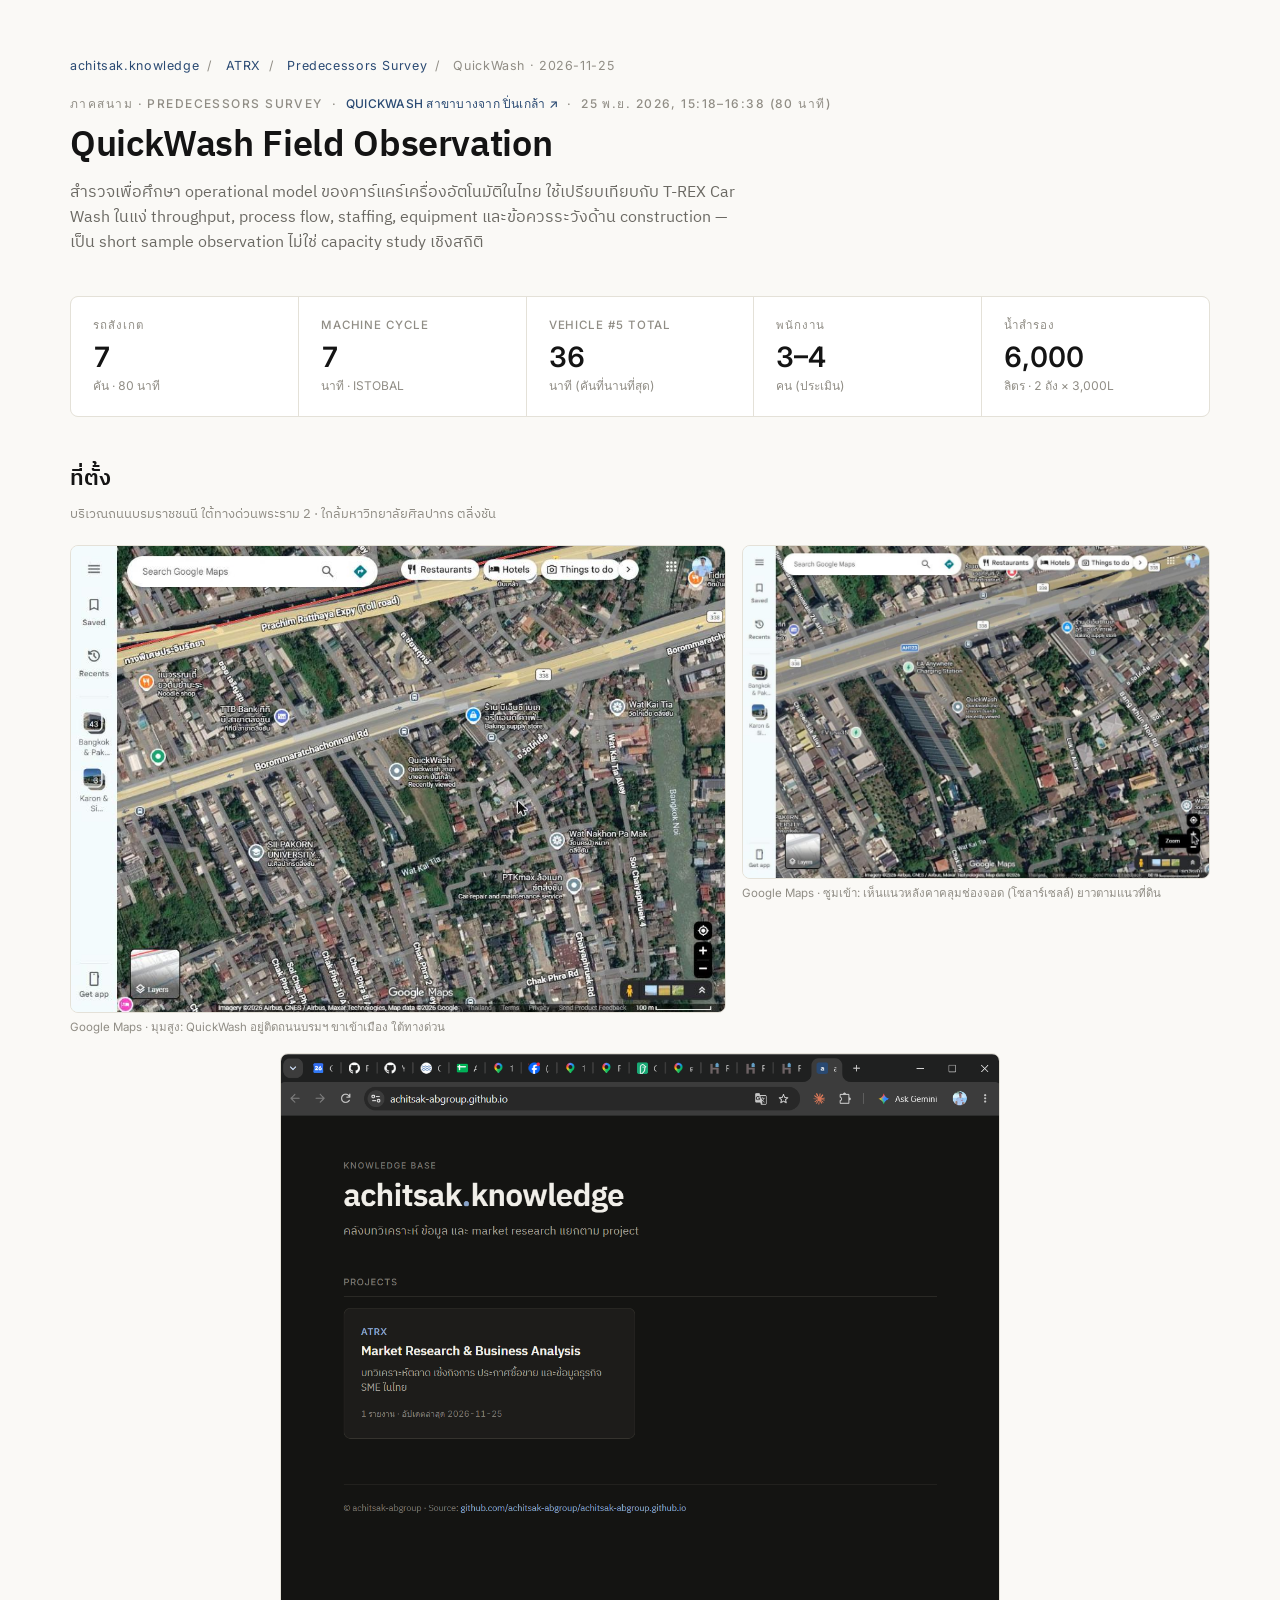
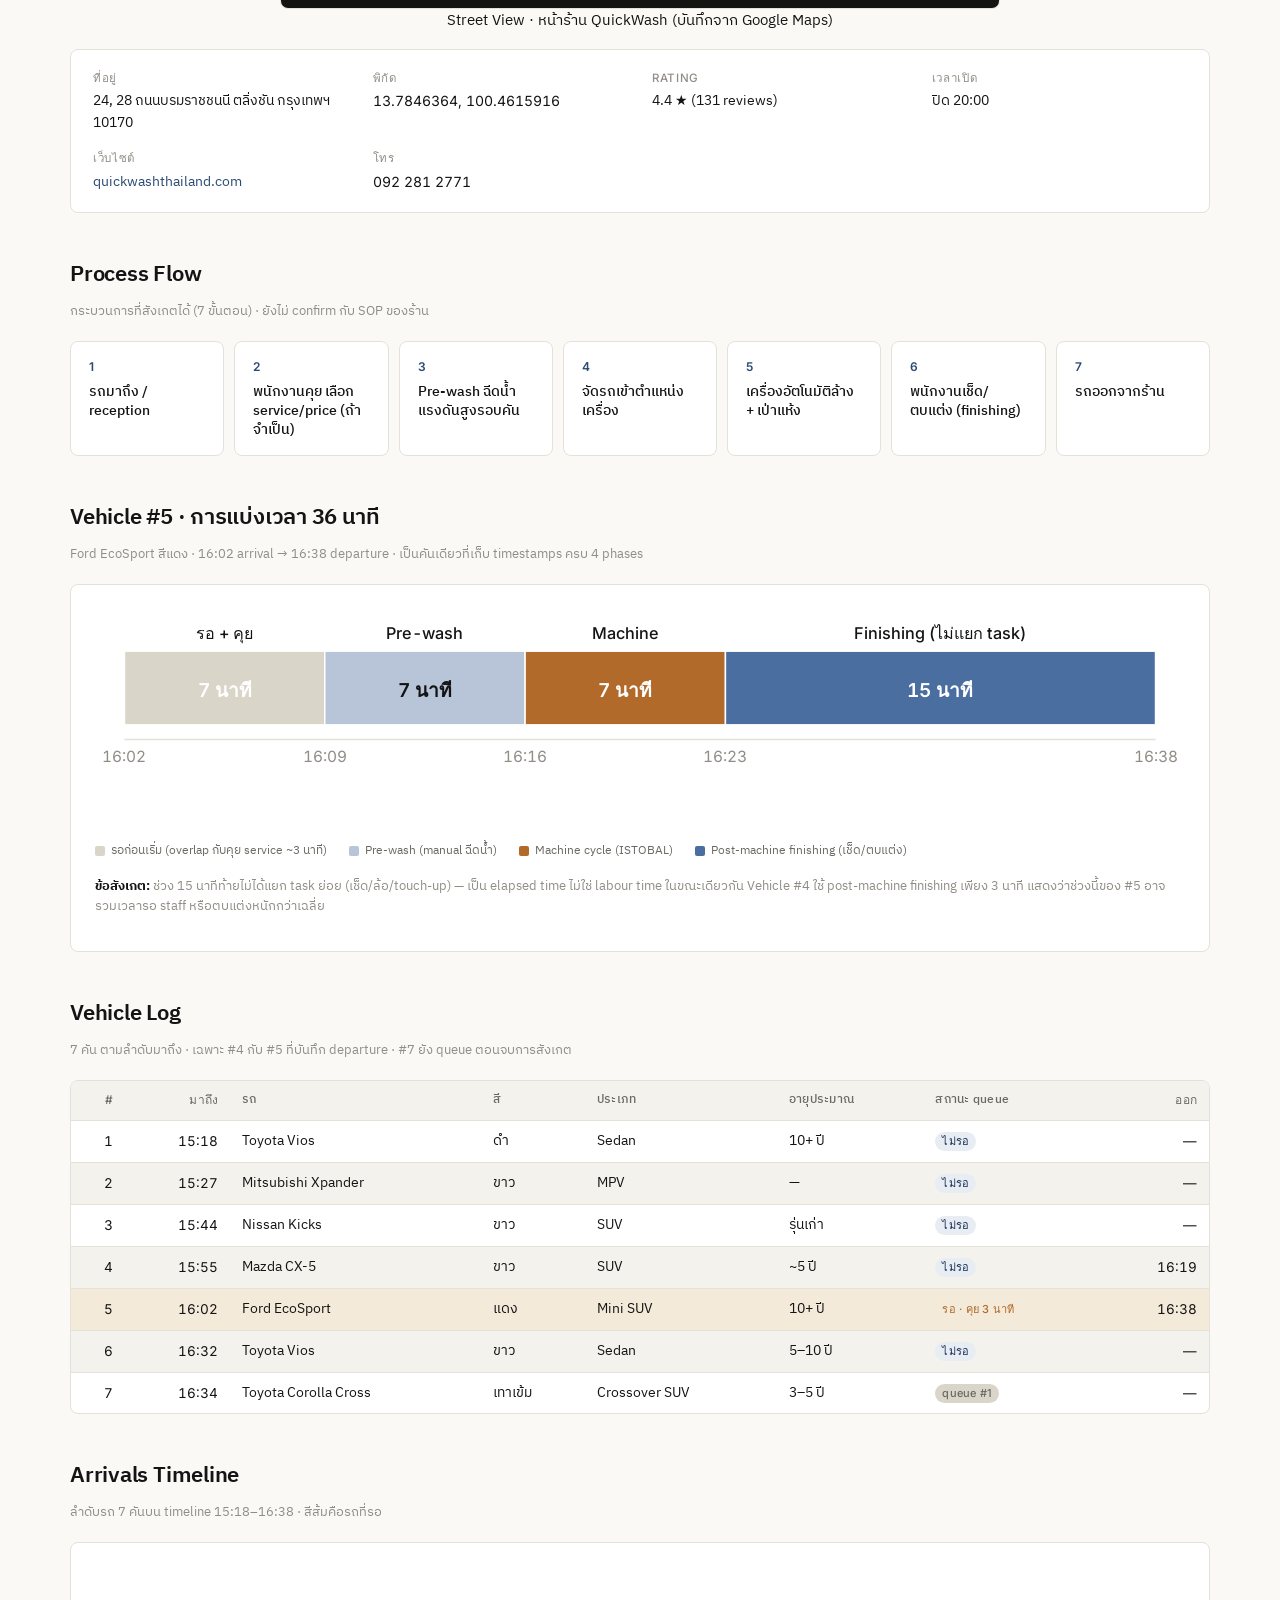
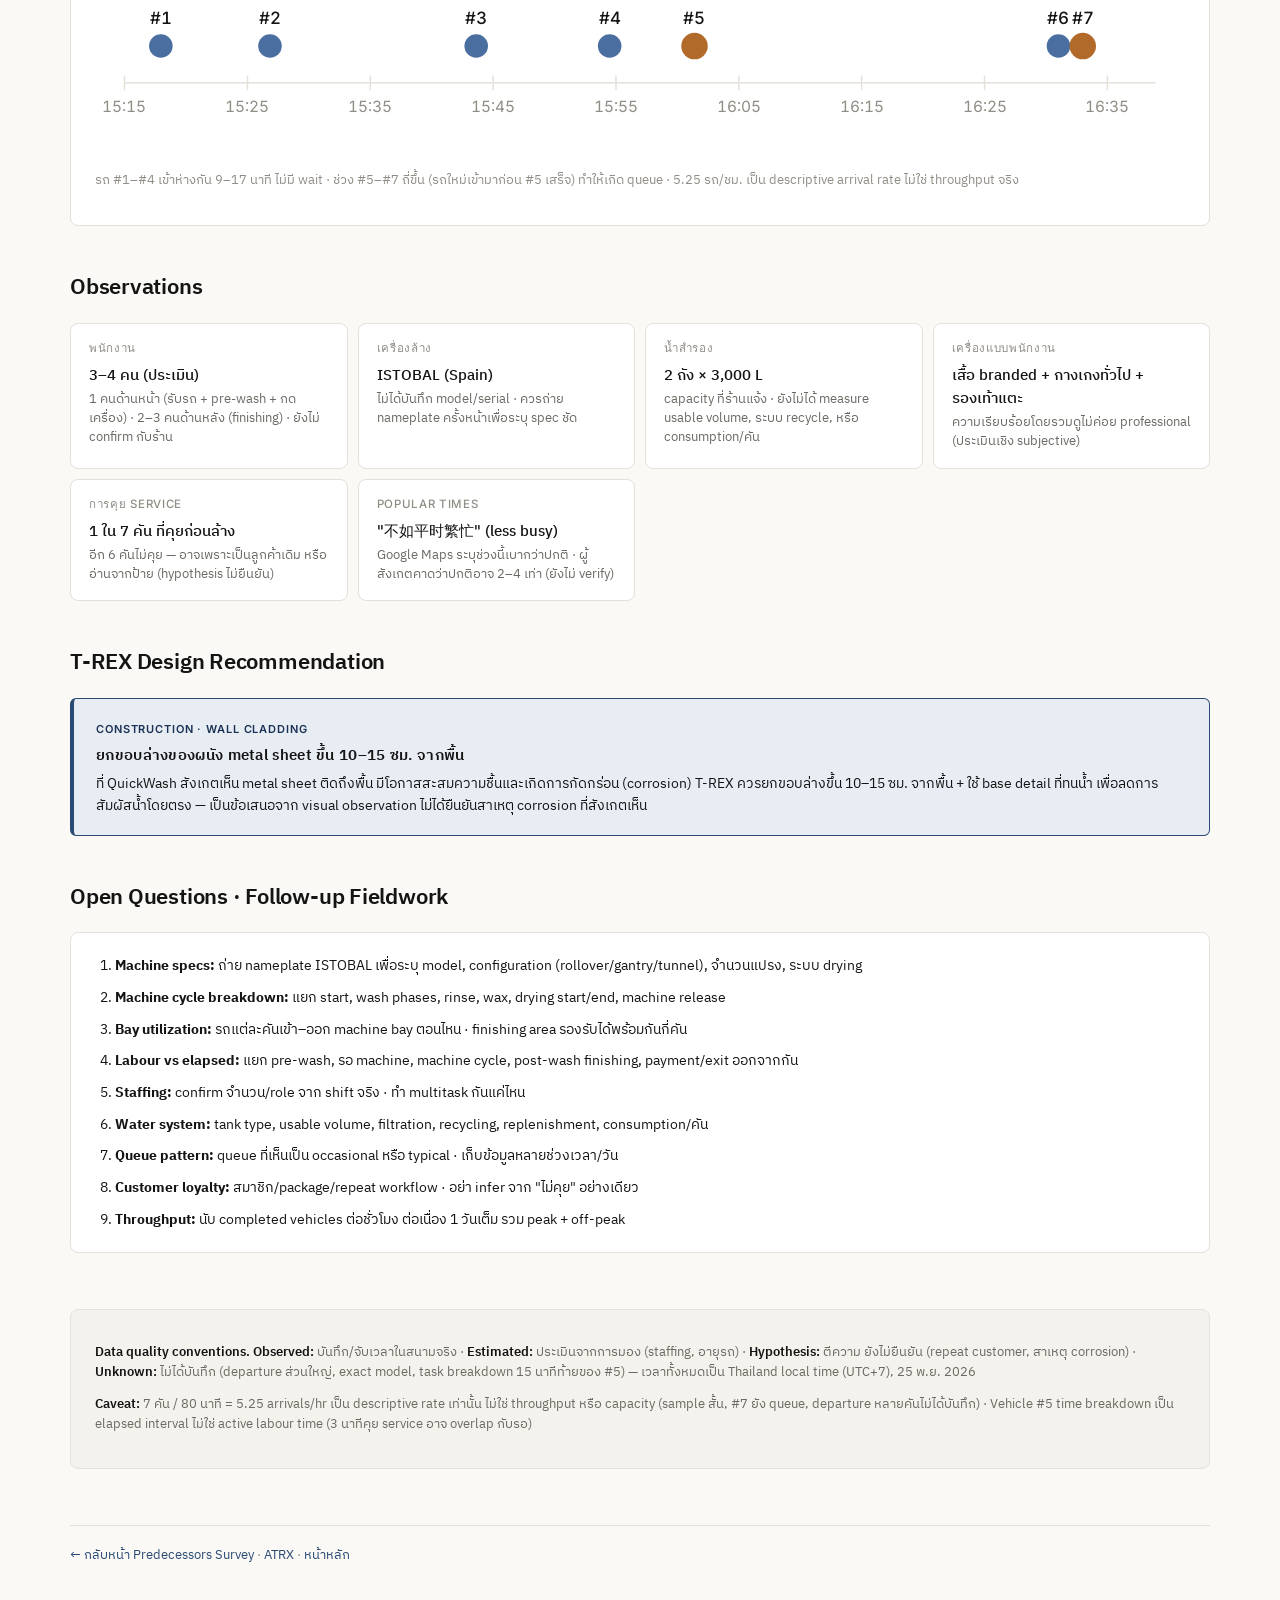
<file: ATRX/predecessors-survey/20261125-quickwash-field-observation/index.html>
<!doctype html>
<html lang="th">
<head>
<meta charset="utf-8">
<meta name="viewport" content="width=device-width, initial-scale=1">
<title>QuickWash Field Observation — 2026-11-25 · ATRX</title>
<meta name="description" content="สำรวจภาคสนาม QuickWash สาขา บางจาก ปิ่นเกล้า 25 พ.ย. 2026 — เพื่อเปรียบเทียบ operational model กับ T-REX Car Wash">
<meta property="og:type" content="article">
<meta property="og:title" content="QuickWash Field Observation — 25 พ.ย. 2026">
<meta property="og:description" content="7 รถ · 80 นาที · machine cycle 7 นาที · Vehicle #5 ใช้เวลารวม 36 นาที">
<meta property="og:locale" content="th_TH">
<link rel="icon" href="data:image/svg+xml,%3Csvg xmlns='http://www.w3.org/2000/svg' viewBox='0 0 100 100'%3E%3Crect width='100' height='100' rx='18' fill='%232a4a73'/%3E%3Ctext x='50' y='72' text-anchor='middle' font-family='sans-serif' font-size='40' font-weight='700' fill='white'%3EQW%3C/text%3E%3C/svg%3E">
<link rel="preconnect" href="https://fonts.gstatic.com" crossorigin>
<link rel="stylesheet" href="https://fonts.googleapis.com/css2?family=IBM+Plex+Sans+Thai:wght@400;500;600;700&family=Inter:wght@400;500;600;700&display=swap">
<style>
:root {
  --bg: #faf9f6; --surface: #ffffff; --surface-sub: #f4f2ec; --border: #e4e1d8;
  --ink: #141414; --ink-muted: #6b6963; --ink-soft: #908d85;
  --accent: #2a4a73; --accent-ink: #1a3156; --accent-soft: #e8edf3;
  --bar: #4a6ea0; --bar-dim: #b8c5d8;
  --warn: #b16a2a; --warn-soft: #f3ead9;
  --good: #3b6e3b;
  --rail: #d9d5c8;
  color-scheme: light;
  --th: 'IBM Plex Sans Thai', ui-sans-serif, system-ui, sans-serif;
  --num: 'Inter', ui-sans-serif, system-ui, sans-serif;
}
@media (prefers-color-scheme: dark) {
  :root:not([data-theme="light"]) {
    --bg: #141412; --surface: #1d1c1a; --surface-sub: #262521; --border: #35332e;
    --ink: #f1efe9; --ink-muted: #a6a39a; --ink-soft: #7a7770;
    --accent: #88a3c9; --accent-ink: #b3c4de; --accent-soft: #223348;
    --bar: #7a99c4; --bar-dim: #3e4a5c;
    --warn: #d99960; --warn-soft: #35291a;
    --good: #6ba06b;
    --rail: #3d3a34;
    color-scheme: dark;
  }
}
:root[data-theme="dark"] {
  --bg: #141412; --surface: #1d1c1a; --surface-sub: #262521; --border: #35332e;
  --ink: #f1efe9; --ink-muted: #a6a39a; --ink-soft: #7a7770;
  --accent: #88a3c9; --accent-ink: #b3c4de; --accent-soft: #223348;
  --bar: #7a99c4; --bar-dim: #3e4a5c;
  --warn: #d99960; --warn-soft: #35291a;
  --good: #6ba06b;
  --rail: #3d3a34;
  color-scheme: dark;
}
* { box-sizing: border-box; }
body {
  margin: 0; background: var(--bg); color: var(--ink);
  font-family: var(--th); font-size: 15px; line-height: 1.55;
  -webkit-font-smoothing: antialiased;
}
.page {
  max-width: 1180px; margin: 0 auto;
  padding-left: max(20px, env(safe-area-inset-left, 0px));
  padding-right: max(20px, env(safe-area-inset-right, 0px));
  padding-block: clamp(28px, 5vw, 56px);
}
.breadcrumb {
  font-family: var(--num); font-size: 12.5px; letter-spacing: 0.05em;
  color: var(--ink-soft); margin-bottom: 20px;
}
.breadcrumb a { color: var(--accent); text-decoration: none; }
.breadcrumb a:hover { text-decoration: underline; }
.breadcrumb .sep { margin: 0 8px; color: var(--ink-soft); }
h1, h2, h3 { font-weight: 600; letter-spacing: -0.01em; text-wrap: balance; margin: 0; }
h1 { font-size: clamp(26px, 4vw, 36px); line-height: 1.2; }
h2 { font-size: clamp(18px, 2.4vw, 22px); line-height: 1.3; margin-bottom: 12px; }
h3 { font-size: 14px; color: var(--ink-muted); font-weight: 500; letter-spacing: 0.02em; }
.num { font-family: var(--num); font-variant-numeric: tabular-nums; }

/* Hero */
.hero { margin-bottom: 40px; }
.eyebrow {
  font-family: var(--num); font-size: 12px; letter-spacing: 0.12em;
  text-transform: uppercase; color: var(--ink-soft); font-weight: 500;
  margin-bottom: 10px;
}
.eyebrow .src-link { color: var(--accent); text-decoration: none; font-weight: 500; letter-spacing: 0.02em; }
.eyebrow .src-link:hover { text-decoration: underline; }
.lede {
  max-width: 68ch; color: var(--ink-muted); margin-top: 14px;
  font-size: clamp(14.5px, 1.5vw, 16px);
}

/* Stats */
.stats {
  display: grid; grid-template-columns: repeat(auto-fit, minmax(170px, 1fr));
  gap: 1px; background: var(--border); border: 1px solid var(--border);
  border-radius: 8px; overflow: hidden; margin: 40px 0;
}
.stat { background: var(--surface); padding: 20px 22px; min-width: 0; }
.stat .label {
  font-size: 11.5px; letter-spacing: 0.08em; text-transform: uppercase;
  color: var(--ink-soft); font-family: var(--num); font-weight: 500;
  margin-bottom: 8px;
}
.stat .value {
  font-family: var(--num); font-variant-numeric: tabular-nums;
  font-size: clamp(22px, 2.6vw, 28px); font-weight: 600; line-height: 1.1;
  color: var(--ink);
}
.stat .sub {
  font-size: 12px; color: var(--ink-soft); margin-top: 4px;
  font-family: var(--num); font-variant-numeric: tabular-nums;
}

/* Section + 2-col */
section { margin-top: 48px; }
section header { margin-bottom: 20px; }
.caption {
  font-size: 12.5px; color: var(--ink-soft); margin-top: 4px;
}
.two-col {
  display: grid; grid-template-columns: repeat(auto-fit, minmax(380px, 1fr));
  gap: 24px;
}
.panel {
  background: var(--surface); border: 1px solid var(--border);
  border-radius: 8px; padding: 22px 24px;
}

/* Location */
.loc-grid {
  display: grid; grid-template-columns: 1.4fr 1fr; gap: 16px;
}
.loc-grid > div { min-width: 0; }
.loc-grid img {
  display: block; width: 100%; height: auto;
  border: 1px solid var(--border); border-radius: 8px; background: var(--surface);
}
.loc-grid .cap {
  font-size: 11.5px; color: var(--ink-soft); margin-top: 6px;
  font-family: var(--num);
}
.loc-info {
  background: var(--surface); border: 1px solid var(--border);
  border-radius: 8px; padding: 20px 22px; margin-top: 16px;
  display: grid; grid-template-columns: repeat(auto-fit, minmax(200px, 1fr));
  gap: 16px 24px;
}
.loc-info dt {
  font-size: 11.5px; letter-spacing: 0.06em; text-transform: uppercase;
  color: var(--ink-soft); font-family: var(--num); font-weight: 500; margin-bottom: 3px;
}
.loc-info dd { margin: 0; font-size: 14px; color: var(--ink); }
.loc-info dd a { color: var(--accent); text-decoration: none; }
.loc-info dd a:hover { text-decoration: underline; }
@media (max-width: 700px) { .loc-grid { grid-template-columns: 1fr; } }

/* Process flow */
.process {
  display: grid; grid-template-columns: repeat(auto-fit, minmax(150px, 1fr));
  gap: 10px;
}
.step {
  background: var(--surface); border: 1px solid var(--border);
  border-radius: 8px; padding: 16px 18px; position: relative;
}
.step .n {
  font-family: var(--num); font-size: 12px; color: var(--accent);
  font-weight: 600; letter-spacing: 0.05em; margin-bottom: 6px;
}
.step .t {
  font-size: 13.5px; color: var(--ink); font-weight: 500; line-height: 1.4;
}

/* Timeline — Vehicle #5 breakdown */
.v5-breakdown {
  background: var(--surface); border: 1px solid var(--border);
  border-radius: 8px; padding: 22px 24px;
}
.v5-svg { width: 100%; height: auto; display: block; font-family: var(--num); font-variant-numeric: tabular-nums; }
.v5-svg .seg { stroke: var(--surface); stroke-width: 1; }
.v5-svg .seg.wait { fill: var(--rail); }
.v5-svg .seg.prewash { fill: var(--bar-dim); }
.v5-svg .seg.machine { fill: var(--warn); }
.v5-svg .seg.post { fill: var(--bar); }
.v5-svg .seg-label { fill: var(--ink); font-size: 11px; font-weight: 500; }
.v5-svg .seg-dur { fill: #ffffff; font-size: 13px; font-weight: 600; }
.v5-svg .axis { stroke: var(--border); stroke-width: 1; }
.v5-svg .tick { fill: var(--ink-soft); font-size: 10.5px; }
.v5-legend {
  display: flex; flex-wrap: wrap; gap: 12px 22px; margin-top: 14px;
  font-size: 12px; color: var(--ink-muted);
}
.v5-legend .sw {
  display: inline-block; width: 10px; height: 10px; border-radius: 2px;
  margin-right: 6px; vertical-align: middle;
}

/* Arrival timeline (horizontal) */
.arr-svg { width: 100%; height: auto; display: block; font-family: var(--num); font-variant-numeric: tabular-nums; }
.arr-svg .axis { stroke: var(--border); stroke-width: 1; }
.arr-svg .tick { fill: var(--ink-soft); font-size: 10.5px; }
.arr-svg .dot { fill: var(--bar); }
.arr-svg .dot.wait { fill: var(--warn); }
.arr-svg .dot-label { fill: var(--ink-muted); font-size: 10.5px; }
.arr-svg .vlabel { fill: var(--ink); font-size: 11.5px; font-weight: 500; }

/* Table */
.table-wrap {
  border: 1px solid var(--border); border-radius: 8px;
  overflow-x: auto; background: var(--surface);
}
table { width: 100%; border-collapse: collapse; font-size: 13.5px; min-width: 760px; }
thead th {
  text-align: left; font-weight: 500; color: var(--ink-muted);
  padding: 10px 12px; background: var(--surface-sub);
  border-bottom: 1px solid var(--border); white-space: nowrap;
  font-size: 12px; letter-spacing: 0.02em; position: sticky; top: 0;
}
tbody td { padding: 10px 12px; border-bottom: 1px solid var(--border); vertical-align: top; }
tbody tr:last-child td { border-bottom: 0; }
tbody tr:nth-child(even) td { background: var(--surface-sub); }
tbody tr.highlight td { background: var(--warn-soft); }
td.num, th.num {
  font-family: var(--num); font-variant-numeric: tabular-nums;
  text-align: right; white-space: nowrap;
}
.pill {
  display: inline-block; font-size: 11px; padding: 1px 7px;
  border-radius: 10px; font-family: var(--num); font-weight: 500;
  letter-spacing: 0.02em;
}
.pill.wait { background: var(--warn-soft); color: var(--warn); }
.pill.nowait { background: var(--accent-soft); color: var(--accent-ink); }
.pill.queue { background: var(--rail); color: var(--ink-muted); }

/* Highlighted callout (T-REX recommendation) */
.callout {
  border: 1px solid var(--accent); border-left-width: 4px;
  border-radius: 6px; padding: 18px 22px;
  background: var(--accent-soft);
}
.callout .tag {
  display: inline-block; font-size: 11px; letter-spacing: 0.08em;
  text-transform: uppercase; color: var(--accent-ink);
  font-family: var(--num); font-weight: 600; margin-bottom: 6px;
}
.callout h3 { color: var(--ink); font-size: 15px; font-weight: 600; margin-bottom: 6px; }
.callout p { margin: 0; color: var(--ink); font-size: 14px; line-height: 1.55; }

/* Observations grid */
.obs-grid {
  display: grid; grid-template-columns: repeat(auto-fit, minmax(240px, 1fr));
  gap: 10px;
}
.obs {
  background: var(--surface); border: 1px solid var(--border);
  border-radius: 8px; padding: 16px 18px;
}
.obs .label {
  font-size: 11.5px; letter-spacing: 0.06em; text-transform: uppercase;
  color: var(--ink-soft); font-family: var(--num); font-weight: 500;
  margin-bottom: 6px;
}
.obs .val {
  font-size: 15px; color: var(--ink); font-weight: 500; margin-bottom: 4px;
}
.obs .note { font-size: 12.5px; color: var(--ink-muted); line-height: 1.5; }

/* Q&A list */
.qa {
  background: var(--surface); border: 1px solid var(--border);
  border-radius: 8px; padding: 22px 24px;
}
.qa ol { margin: 0; padding-left: 20px; }
.qa li { margin-bottom: 10px; font-size: 14px; color: var(--ink); line-height: 1.55; }
.qa li:last-child { margin-bottom: 0; }

/* Methodology */
.method {
  margin-top: 56px; padding: 20px 24px;
  background: var(--surface-sub); border: 1px solid var(--border); border-radius: 8px;
  font-size: 12.5px; color: var(--ink-muted); line-height: 1.6;
}
.method strong { color: var(--ink); font-weight: 600; }

/* Footer */
footer.foot {
  margin-top: 56px; padding-top: 20px; border-top: 1px solid var(--border);
  font-size: 12.5px; color: var(--ink-soft);
}
footer.foot a { color: var(--accent); text-decoration: none; }
footer.foot a:hover { text-decoration: underline; }
</style>
</head>
<body>
<main class="page">
  <nav class="breadcrumb">
    <a href="../../../">achitsak.knowledge</a><span class="sep">/</span>
    <a href="../../">ATRX</a><span class="sep">/</span>
    <a href="../">Predecessors Survey</a><span class="sep">/</span>
    QuickWash · 2026-11-25
  </nav>

  <header class="hero">
    <div class="eyebrow">
      ภาคสนาม · PREDECESSORS SURVEY
      &nbsp;·&nbsp;
      <a href="https://maps.app.goo.gl/R2iHbVt47EH5y2TN9" target="_blank" rel="noopener" class="src-link">QuickWash สาขาบางจาก ปิ่นเกล้า ↗</a>
      &nbsp;·&nbsp;
      25 พ.ย. 2026, 15:18–16:38 (80 นาที)
    </div>
    <h1>QuickWash Field Observation</h1>
    <p class="lede">
      สำรวจเพื่อศึกษา operational model ของคาร์แคร์เครื่องอัตโนมัติในไทย ใช้เปรียบเทียบกับ T-REX Car Wash
      ในแง่ throughput, process flow, staffing, equipment และข้อควรระวังด้าน construction
      — เป็น short sample observation ไม่ใช่ capacity study เชิงสถิติ
    </p>
  </header>

  <div class="stats">
    <div class="stat">
      <div class="label">รถสังเกต</div>
      <div class="value">7</div>
      <div class="sub">คัน · 80 นาที</div>
    </div>
    <div class="stat">
      <div class="label">Machine cycle</div>
      <div class="value">7</div>
      <div class="sub">นาที · ISTOBAL</div>
    </div>
    <div class="stat">
      <div class="label">Vehicle #5 total</div>
      <div class="value">36</div>
      <div class="sub">นาที (คันที่นานที่สุด)</div>
    </div>
    <div class="stat">
      <div class="label">พนักงาน</div>
      <div class="value">3–4</div>
      <div class="sub">คน (ประเมิน)</div>
    </div>
    <div class="stat">
      <div class="label">น้ำสำรอง</div>
      <div class="value">6,000</div>
      <div class="sub">ลิตร · 2 ถัง × 3,000L</div>
    </div>
  </div>

  <section>
    <header>
      <h2>ที่ตั้ง</h2>
      <div class="caption">บริเวณถนนบรมราชชนนี ใต้ทางด่วนพระราม 2 · ใกล้มหาวิทยาลัยศิลปากร ตลิ่งชัน</div>
    </header>
    <div class="loc-grid">
      <div>
        <img src="assets/aerial-wide.jpg" alt="ภาพมุมสูงบริเวณ QuickWash และย่านรอบ">
        <div class="cap">Google Maps · มุมสูง: QuickWash อยู่ติดถนนบรมฯ ขาเข้าเมือง ใต้ทางด่วน</div>
      </div>
      <div>
        <img src="assets/aerial-close.jpg" alt="ภาพมุมสูงใกล้ QuickWash เห็นแนวหลังคา">
        <div class="cap">Google Maps · ซูมเข้า: เห็นแนวหลังคาคลุมช่องจอด (โซลาร์เซลล์) ยาวตามแนวที่ดิน</div>
      </div>
    </div>
    <div style="margin-top:16px">
      <img src="assets/streetview.png" alt="Street View ของหน้าร้าน QuickWash" style="display:block;width:100%;max-width:720px;margin:0 auto;border:1px solid var(--border);border-radius:8px">
      <div class="cap" style="text-align:center">Street View · หน้าร้าน QuickWash (บันทึกจาก Google Maps)</div>
    </div>
    <dl class="loc-info">
      <div><dt>ที่อยู่</dt><dd>24, 28 ถนนบรมราชชนนี ตลิ่งชัน กรุงเทพฯ 10170</dd></div>
      <div><dt>พิกัด</dt><dd class="num">13.7846364, 100.4615916</dd></div>
      <div><dt>Rating</dt><dd>4.4 ★ (131 reviews)</dd></div>
      <div><dt>เวลาเปิด</dt><dd>ปิด 20:00</dd></div>
      <div><dt>เว็บไซต์</dt><dd><a href="https://quickwashthailand.com" target="_blank" rel="noopener">quickwashthailand.com</a></dd></div>
      <div><dt>โทร</dt><dd class="num">092 281 2771</dd></div>
    </dl>
  </section>

  <section>
    <header>
      <h2>Process Flow</h2>
      <div class="caption">กระบวนการที่สังเกตได้ (7 ขั้นตอน) · ยังไม่ confirm กับ SOP ของร้าน</div>
    </header>
    <div class="process">
      <div class="step"><div class="n">1</div><div class="t">รถมาถึง / reception</div></div>
      <div class="step"><div class="n">2</div><div class="t">พนักงานคุย เลือก service/price (ถ้าจำเป็น)</div></div>
      <div class="step"><div class="n">3</div><div class="t">Pre-wash ฉีดน้ำแรงดันสูงรอบคัน</div></div>
      <div class="step"><div class="n">4</div><div class="t">จัดรถเข้าตำแหน่งเครื่อง</div></div>
      <div class="step"><div class="n">5</div><div class="t">เครื่องอัตโนมัติล้าง + เป่าแห้ง</div></div>
      <div class="step"><div class="n">6</div><div class="t">พนักงานเช็ด/ตบแต่ง (finishing)</div></div>
      <div class="step"><div class="n">7</div><div class="t">รถออกจากร้าน</div></div>
    </div>
  </section>

  <section>
    <header>
      <h2>Vehicle #5 · การแบ่งเวลา 36 นาที</h2>
      <div class="caption">Ford EcoSport สีแดง · 16:02 arrival → 16:38 departure · เป็นคันเดียวที่เก็บ timestamps ครบ 4 phases</div>
    </header>
    <div class="v5-breakdown">
      <svg class="v5-svg" viewBox="0 0 740 150" role="img" aria-label="แบ่งเวลา 36 นาทีของ Vehicle #5">
        <!-- scale: 36 min across 700px (x=20 to x=720), 1 min ≈ 19.4px -->
        <!-- Bar segments at y=30, height=50 -->
        <!-- Wait + reception: 7 min (16:02-16:09) -->
        <rect class="seg wait" x="20" y="30" width="136" height="50"/>
        <text class="seg-dur" x="88" y="61" text-anchor="middle">7 นาที</text>
        <!-- Pre-wash: 7 min (16:09-16:16) -->
        <rect class="seg prewash" x="156" y="30" width="136" height="50"/>
        <text class="seg-dur" x="224" y="61" text-anchor="middle" style="fill:#141414">7 นาที</text>
        <!-- Machine: 7 min (16:16-16:23) -->
        <rect class="seg machine" x="292" y="30" width="136" height="50"/>
        <text class="seg-dur" x="360" y="61" text-anchor="middle">7 นาที</text>
        <!-- Post-machine: 15 min (16:23-16:38) -->
        <rect class="seg post" x="428" y="30" width="292" height="50"/>
        <text class="seg-dur" x="574" y="61" text-anchor="middle">15 นาที</text>
        <!-- Time ticks -->
        <line class="axis" x1="20" y1="90" x2="720" y2="90"/>
        <text class="tick" x="20" y="105" text-anchor="middle">16:02</text>
        <text class="tick" x="156" y="105" text-anchor="middle">16:09</text>
        <text class="tick" x="292" y="105" text-anchor="middle">16:16</text>
        <text class="tick" x="428" y="105" text-anchor="middle">16:23</text>
        <text class="tick" x="720" y="105" text-anchor="middle">16:38</text>
        <!-- Phase labels above -->
        <text class="seg-label" x="88" y="22" text-anchor="middle">รอ + คุย</text>
        <text class="seg-label" x="224" y="22" text-anchor="middle">Pre-wash</text>
        <text class="seg-label" x="360" y="22" text-anchor="middle">Machine</text>
        <text class="seg-label" x="574" y="22" text-anchor="middle">Finishing (ไม่แยก task)</text>
      </svg>
      <div class="v5-legend">
        <span><span class="sw" style="background:var(--rail)"></span>รอก่อนเริ่ม (overlap กับคุย service ~3 นาที)</span>
        <span><span class="sw" style="background:var(--bar-dim)"></span>Pre-wash (manual ฉีดน้ำ)</span>
        <span><span class="sw" style="background:var(--warn)"></span>Machine cycle (ISTOBAL)</span>
        <span><span class="sw" style="background:var(--bar)"></span>Post-machine finishing (เช็ด/ตบแต่ง)</span>
      </div>
      <p style="margin-top:16px;font-size:12.5px;color:var(--ink-soft);line-height:1.6">
        <strong style="color:var(--ink)">ข้อสังเกต:</strong>
        ช่วง 15 นาทีท้ายไม่ได้แยก task ย่อย (เช็ด/ล้อ/touch-up) — เป็น elapsed time ไม่ใช่ labour time
        ในขณะเดียวกัน Vehicle #4 ใช้ post-machine finishing เพียง 3 นาที แสดงว่าช่วงนี้ของ #5 อาจรวมเวลารอ staff หรือตบแต่งหนักกว่าเฉลี่ย
      </p>
    </div>
  </section>

  <section>
    <header>
      <h2>Vehicle Log</h2>
      <div class="caption">7 คัน ตามลำดับมาถึง · เฉพาะ #4 กับ #5 ที่บันทึก departure · #7 ยัง queue ตอนจบการสังเกต</div>
    </header>
    <div class="table-wrap">
      <table>
        <thead>
          <tr>
            <th class="num">#</th>
            <th class="num">มาถึง</th>
            <th>รถ</th>
            <th>สี</th>
            <th>ประเภท</th>
            <th>อายุประมาณ</th>
            <th>สถานะ queue</th>
            <th class="num">ออก</th>
          </tr>
        </thead>
        <tbody>
          <tr>
            <td class="num">1</td><td class="num">15:18</td><td>Toyota Vios</td><td>ดำ</td><td>Sedan</td><td>10+ ปี</td>
            <td><span class="pill nowait">ไม่รอ</span></td><td class="num">—</td>
          </tr>
          <tr>
            <td class="num">2</td><td class="num">15:27</td><td>Mitsubishi Xpander</td><td>ขาว</td><td>MPV</td><td>—</td>
            <td><span class="pill nowait">ไม่รอ</span></td><td class="num">—</td>
          </tr>
          <tr>
            <td class="num">3</td><td class="num">15:44</td><td>Nissan Kicks</td><td>ขาว</td><td>SUV</td><td>รุ่นเก่า</td>
            <td><span class="pill nowait">ไม่รอ</span></td><td class="num">—</td>
          </tr>
          <tr>
            <td class="num">4</td><td class="num">15:55</td><td>Mazda CX-5</td><td>ขาว</td><td>SUV</td><td>~5 ปี</td>
            <td><span class="pill nowait">ไม่รอ</span></td><td class="num">16:19</td>
          </tr>
          <tr class="highlight">
            <td class="num">5</td><td class="num">16:02</td><td>Ford EcoSport</td><td>แดง</td><td>Mini SUV</td><td>10+ ปี</td>
            <td><span class="pill wait">รอ · คุย 3 นาที</span></td><td class="num">16:38</td>
          </tr>
          <tr>
            <td class="num">6</td><td class="num">16:32</td><td>Toyota Vios</td><td>ขาว</td><td>Sedan</td><td>5–10 ปี</td>
            <td><span class="pill nowait">ไม่รอ</span></td><td class="num">—</td>
          </tr>
          <tr>
            <td class="num">7</td><td class="num">16:34</td><td>Toyota Corolla Cross</td><td>เทาเข้ม</td><td>Crossover SUV</td><td>3–5 ปี</td>
            <td><span class="pill queue">queue #1</span></td><td class="num">—</td>
          </tr>
        </tbody>
      </table>
    </div>
  </section>

  <section>
    <header>
      <h2>Arrivals Timeline</h2>
      <div class="caption">ลำดับรถ 7 คันบน timeline 15:18–16:38 · สีส้มคือรถที่รอ</div>
    </header>
    <div class="v5-breakdown">
      <svg class="arr-svg" viewBox="0 0 740 130" role="img" aria-label="Arrivals timeline 7 vehicles">
        <!-- x axis from 15:15 (x=20) to 16:40 (x=720); 85 min across 700px, 1 min ≈ 8.235px -->
        <line class="axis" x1="20" y1="80" x2="720" y2="80"/>
        <!-- Tick marks every 10 min -->
        <g>
          <line class="axis" x1="20" y1="75" x2="20" y2="85"/><text class="tick" x="20" y="100" text-anchor="middle">15:15</text>
          <line class="axis" x1="103.5" y1="75" x2="103.5" y2="85"/><text class="tick" x="103.5" y="100" text-anchor="middle">15:25</text>
          <line class="axis" x1="186.9" y1="75" x2="186.9" y2="85"/><text class="tick" x="186.9" y="100" text-anchor="middle">15:35</text>
          <line class="axis" x1="270.3" y1="75" x2="270.3" y2="85"/><text class="tick" x="270.3" y="100" text-anchor="middle">15:45</text>
          <line class="axis" x1="353.7" y1="75" x2="353.7" y2="85"/><text class="tick" x="353.7" y="100" text-anchor="middle">15:55</text>
          <line class="axis" x1="437.1" y1="75" x2="437.1" y2="85"/><text class="tick" x="437.1" y="100" text-anchor="middle">16:05</text>
          <line class="axis" x1="520.5" y1="75" x2="520.5" y2="85"/><text class="tick" x="520.5" y="100" text-anchor="middle">16:15</text>
          <line class="axis" x1="603.9" y1="75" x2="603.9" y2="85"/><text class="tick" x="603.9" y="100" text-anchor="middle">16:25</text>
          <line class="axis" x1="687.3" y1="75" x2="687.3" y2="85"/><text class="tick" x="687.3" y="100" text-anchor="middle">16:35</text>
        </g>
        <!-- Vehicle arrivals as dots -->
        <!-- #1 15:18 = 15:15 + 3 min = x=20 + 3*8.235 = 44.7 -->
        <circle class="dot" cx="44.7" cy="55" r="8"/><text class="vlabel" x="44.7" y="40" text-anchor="middle">#1</text>
        <!-- #2 15:27 = 12 min from start = x=20 + 12*8.235 = 118.8 -->
        <circle class="dot" cx="118.8" cy="55" r="8"/><text class="vlabel" x="118.8" y="40" text-anchor="middle">#2</text>
        <!-- #3 15:44 = 29 min = x=20 + 29*8.235 = 258.8 -->
        <circle class="dot" cx="258.8" cy="55" r="8"/><text class="vlabel" x="258.8" y="40" text-anchor="middle">#3</text>
        <!-- #4 15:55 = 40 min = x=20 + 40*8.235 = 349.4 -->
        <circle class="dot" cx="349.4" cy="55" r="8"/><text class="vlabel" x="349.4" y="40" text-anchor="middle">#4</text>
        <!-- #5 16:02 = 47 min = x=20 + 47*8.235 = 407.0 (wait) -->
        <circle class="dot wait" cx="407.0" cy="55" r="9"/><text class="vlabel" x="407.0" y="40" text-anchor="middle">#5</text>
        <!-- #6 16:32 = 77 min = x=20 + 77*8.235 = 654.1 -->
        <circle class="dot" cx="654.1" cy="55" r="8"/><text class="vlabel" x="654.1" y="40" text-anchor="middle">#6</text>
        <!-- #7 16:34 = 79 min = x=20 + 79*8.235 = 670.6 (queue) -->
        <circle class="dot wait" cx="670.6" cy="55" r="9"/><text class="vlabel" x="670.6" y="40" text-anchor="middle">#7</text>
      </svg>
      <p style="margin-top:14px;font-size:12.5px;color:var(--ink-soft);line-height:1.6">
        รถ #1–#4 เข้าห่างกัน 9–17 นาที ไม่มี wait · ช่วง #5–#7 ถี่ขึ้น (รถใหม่เข้ามาก่อน #5 เสร็จ) ทำให้เกิด queue
        · 5.25 รถ/ชม. เป็น descriptive arrival rate ไม่ใช่ throughput จริง
      </p>
    </div>
  </section>

  <section>
    <header>
      <h2>Observations</h2>
    </header>
    <div class="obs-grid">
      <div class="obs">
        <div class="label">พนักงาน</div>
        <div class="val">3–4 คน (ประเมิน)</div>
        <div class="note">1 คนด้านหน้า (รับรถ + pre-wash + กดเครื่อง) · 2–3 คนด้านหลัง (finishing) · ยังไม่ confirm กับร้าน</div>
      </div>
      <div class="obs">
        <div class="label">เครื่องล้าง</div>
        <div class="val">ISTOBAL (Spain)</div>
        <div class="note">ไม่ได้บันทึก model/serial · ควรถ่าย nameplate ครั้งหน้าเพื่อระบุ spec ชัด</div>
      </div>
      <div class="obs">
        <div class="label">น้ำสำรอง</div>
        <div class="val">2 ถัง × 3,000 L</div>
        <div class="note">capacity ที่ร้านแจ้ง · ยังไม่ได้ measure usable volume, ระบบ recycle, หรือ consumption/คัน</div>
      </div>
      <div class="obs">
        <div class="label">เครื่องแบบพนักงาน</div>
        <div class="val">เสื้อ branded + กางเกงทั่วไป + รองเท้าแตะ</div>
        <div class="note">ความเรียบร้อยโดยรวมดูไม่ค่อย professional (ประเมินเชิง subjective)</div>
      </div>
      <div class="obs">
        <div class="label">การคุย service</div>
        <div class="val">1 ใน 7 คัน ที่คุยก่อนล้าง</div>
        <div class="note">อีก 6 คันไม่คุย — อาจเพราะเป็นลูกค้าเดิม หรืออ่านจากป้าย (hypothesis ไม่ยืนยัน)</div>
      </div>
      <div class="obs">
        <div class="label">Popular Times</div>
        <div class="val">"不如平时繁忙" (less busy)</div>
        <div class="note">Google Maps ระบุช่วงนี้เบากว่าปกติ · ผู้สังเกตคาดว่าปกติอาจ 2–4 เท่า (ยังไม่ verify)</div>
      </div>
    </div>
  </section>

  <section>
    <header>
      <h2>T-REX Design Recommendation</h2>
    </header>
    <div class="callout">
      <div class="tag">Construction · Wall cladding</div>
      <h3>ยกขอบล่างของผนัง metal sheet ขึ้น 10–15 ซม. จากพื้น</h3>
      <p>
        ที่ QuickWash สังเกตเห็น metal sheet ติดถึงพื้น มีโอกาสสะสมความชื้นและเกิดการกัดกร่อน (corrosion)
        T-REX ควรยกขอบล่างขึ้น 10–15 ซม. จากพื้น + ใช้ base detail ที่ทนน้ำ เพื่อลดการสัมผัสน้ำโดยตรง
        — เป็นข้อเสนอจาก visual observation ไม่ได้ยืนยันสาเหตุ corrosion ที่สังเกตเห็น
      </p>
    </div>
  </section>

  <section>
    <header>
      <h2>Open Questions · Follow-up Fieldwork</h2>
    </header>
    <div class="qa">
      <ol>
        <li><strong>Machine specs:</strong> ถ่าย nameplate ISTOBAL เพื่อระบุ model, configuration (rollover/gantry/tunnel), จำนวนแปรง, ระบบ drying</li>
        <li><strong>Machine cycle breakdown:</strong> แยก start, wash phases, rinse, wax, drying start/end, machine release</li>
        <li><strong>Bay utilization:</strong> รถแต่ละคันเข้า–ออก machine bay ตอนไหน · finishing area รองรับได้พร้อมกันกี่คัน</li>
        <li><strong>Labour vs elapsed:</strong> แยก pre-wash, รอ machine, machine cycle, post-wash finishing, payment/exit ออกจากกัน</li>
        <li><strong>Staffing:</strong> confirm จำนวน/role จาก shift จริง · ทำ multitask กันแค่ไหน</li>
        <li><strong>Water system:</strong> tank type, usable volume, filtration, recycling, replenishment, consumption/คัน</li>
        <li><strong>Queue pattern:</strong> queue ที่เห็นเป็น occasional หรือ typical · เก็บข้อมูลหลายช่วงเวลา/วัน</li>
        <li><strong>Customer loyalty:</strong> สมาชิก/package/repeat workflow · อย่า infer จาก "ไม่คุย" อย่างเดียว</li>
        <li><strong>Throughput:</strong> นับ completed vehicles ต่อชั่วโมง ต่อเนื่อง 1 วันเต็ม รวม peak + off-peak</li>
      </ol>
    </div>
  </section>

  <aside class="method">
    <p>
      <strong>Data quality conventions.</strong>
      <strong>Observed:</strong> บันทึก/จับเวลาในสนามจริง ·
      <strong>Estimated:</strong> ประเมินจากการมอง (staffing, อายุรถ) ·
      <strong>Hypothesis:</strong> ตีความ ยังไม่ยืนยัน (repeat customer, สาเหตุ corrosion) ·
      <strong>Unknown:</strong> ไม่ได้บันทึก (departure ส่วนใหญ่, exact model, task breakdown 15 นาทีท้ายของ #5)
      — เวลาทั้งหมดเป็น Thailand local time (UTC+7), 25 พ.ย. 2026
    </p>
    <p style="margin-top:10px">
      <strong>Caveat:</strong>
      7 คัน / 80 นาที = 5.25 arrivals/hr เป็น descriptive rate เท่านั้น ไม่ใช่ throughput หรือ capacity
      (sample สั้น, #7 ยัง queue, departure หลายคันไม่ได้บันทึก) ·
      Vehicle #5 time breakdown เป็น elapsed interval ไม่ใช่ active labour time (3 นาทีคุย service อาจ overlap กับรอ)
    </p>
  </aside>

  <footer class="foot">
    <div><a href="../">← กลับหน้า Predecessors Survey</a>&nbsp;·&nbsp;<a href="../../">ATRX</a>&nbsp;·&nbsp;<a href="../../../">หน้าหลัก</a></div>
  </footer>
</main>
</body>
</html>
</file>
<file: assets/kb.css>
/* achitsak.knowledge — shared styles for landing, BU, project pages */

:root {
  --bg: #faf9f6;
  --surface: #ffffff;
  --surface-sub: #f4f2ec;
  --border: #e4e1d8;
  --ink: #141414;
  --ink-muted: #6b6963;
  --ink-soft: #908d85;
  --accent: #2a4a73;
  --accent-soft: #e8edf3;
  color-scheme: light;
  --th: 'IBM Plex Sans Thai', ui-sans-serif, system-ui, sans-serif;
  --num: 'Inter', ui-sans-serif, system-ui, sans-serif;
}
@media (prefers-color-scheme: dark) {
  :root:not([data-theme="light"]) {
    --bg: #141412;
    --surface: #1d1c1a;
    --surface-sub: #262521;
    --border: #35332e;
    --ink: #f1efe9;
    --ink-muted: #a6a39a;
    --ink-soft: #7a7770;
    --accent: #88a3c9;
    --accent-soft: #223348;
    color-scheme: dark;
  }
}
:root[data-theme="dark"] {
  --bg: #141412; --surface: #1d1c1a; --surface-sub: #262521; --border: #35332e;
  --ink: #f1efe9; --ink-muted: #a6a39a; --ink-soft: #7a7770;
  --accent: #88a3c9; --accent-soft: #223348; color-scheme: dark;
}

* { box-sizing: border-box; }
body {
  margin: 0;
  background: var(--bg);
  color: var(--ink);
  font-family: var(--th);
  font-size: 15px;
  line-height: 1.6;
  -webkit-font-smoothing: antialiased;
}
.page {
  max-width: 880px;
  margin: 0 auto;
  padding: clamp(32px, 6vw, 64px) max(20px, env(safe-area-inset-left, 0px));
}

/* Breadcrumb */
.breadcrumb {
  font-family: var(--num);
  font-size: 12.5px;
  letter-spacing: 0.05em;
  color: var(--ink-soft);
  margin-bottom: 20px;
}
.breadcrumb a { color: var(--accent); text-decoration: none; }
.breadcrumb a:hover { text-decoration: underline; }
.breadcrumb .sep { margin: 0 8px; color: var(--ink-soft); }

/* Hero */
header.hero { margin-bottom: 48px; }
.eyebrow {
  font-size: 12px;
  letter-spacing: 0.12em;
  text-transform: uppercase;
  color: var(--accent);
  font-family: var(--num);
  font-weight: 600;
  margin-bottom: 10px;
}
.eyebrow.soft {
  color: var(--ink-soft);
  font-weight: 500;
}
h1 {
  font-size: clamp(30px, 4.5vw, 40px);
  line-height: 1.15;
  font-weight: 600;
  letter-spacing: -0.015em;
  margin: 0 0 10px;
}
h1 .tag { color: var(--accent); }
.lede {
  color: var(--ink-muted);
  font-size: clamp(15px, 1.6vw, 17px);
  max-width: 52ch;
  margin: 0;
}

/* Section */
section + section { margin-top: 48px; }
h2 {
  font-size: 13px;
  letter-spacing: 0.08em;
  text-transform: uppercase;
  color: var(--ink-soft);
  font-family: var(--num);
  font-weight: 500;
  margin: 0 0 16px;
  padding-bottom: 10px;
  border-bottom: 1px solid var(--border);
}

/* Grid of cards (BUs, projects) */
.projects {
  display: grid;
  grid-template-columns: repeat(auto-fill, minmax(260px, 1fr));
  gap: 14px;
}
.p-card {
  display: block;
  padding: 22px 24px;
  border: 1px solid var(--border);
  border-radius: 10px;
  background: var(--surface);
  text-decoration: none;
  color: inherit;
  transition: border-color 0.15s, transform 0.15s;
}
.p-card:hover { border-color: var(--accent); transform: translateY(-1px); }
.p-card.empty-card { opacity: 0.55; }
.p-card.empty-card:hover { opacity: 0.85; }
.p-card .code {
  font-family: var(--num);
  font-size: 13px;
  letter-spacing: 0.05em;
  color: var(--accent);
  font-weight: 600;
  margin-bottom: 4px;
}
.p-card h3 {
  margin: 0 0 6px;
  font-size: 18px;
  font-weight: 600;
  color: var(--ink);
}
.p-card p {
  margin: 0 0 14px;
  font-size: 14px;
  color: var(--ink-muted);
  line-height: 1.5;
}
.p-card .meta {
  font-size: 12px;
  color: var(--ink-soft);
  font-family: var(--num);
  font-variant-numeric: tabular-nums;
}

/* List of report cards */
.reports { display: flex; flex-direction: column; gap: 10px; }
.r-card {
  display: grid;
  grid-template-columns: 120px 1fr auto;
  gap: 20px;
  align-items: baseline;
  padding: 18px 22px;
  border: 1px solid var(--border);
  border-radius: 10px;
  background: var(--surface);
  text-decoration: none;
  color: inherit;
  transition: border-color 0.15s, transform 0.15s;
}
.r-card:hover { border-color: var(--accent); transform: translateY(-1px); }
.r-card .date {
  font-family: var(--num);
  font-variant-numeric: tabular-nums;
  font-size: 13px;
  color: var(--ink-soft);
  font-weight: 500;
}
.r-card .body { min-width: 0; }
.r-card h3 {
  margin: 0 0 4px;
  font-size: 16px;
  font-weight: 600;
  color: var(--ink);
  line-height: 1.35;
}
.r-card p {
  margin: 0;
  font-size: 13.5px;
  color: var(--ink-muted);
  line-height: 1.5;
}
.r-card .arrow {
  color: var(--accent);
  font-family: var(--num);
  font-size: 18px;
  font-weight: 500;
}
@media (max-width: 560px) {
  .r-card { grid-template-columns: 1fr auto; gap: 8px 16px; }
  .r-card .date { grid-column: 1 / -1; font-size: 12px; }
  .r-card .body { grid-column: 1; }
  .r-card .arrow { grid-column: 2; align-self: center; }
}

/* Empty state */
.empty {
  padding: 48px 24px;
  text-align: center;
  color: var(--ink-soft);
  font-size: 14px;
  border: 1px dashed var(--border);
  border-radius: 10px;
  background: var(--surface-sub);
}

/* Footer */
footer.foot {
  margin-top: 64px;
  padding-top: 24px;
  border-top: 1px solid var(--border);
  font-size: 12.5px;
  color: var(--ink-soft);
}
footer.foot a { color: var(--accent); text-decoration: none; }
footer.foot a:hover { text-decoration: underline; }
</file>
